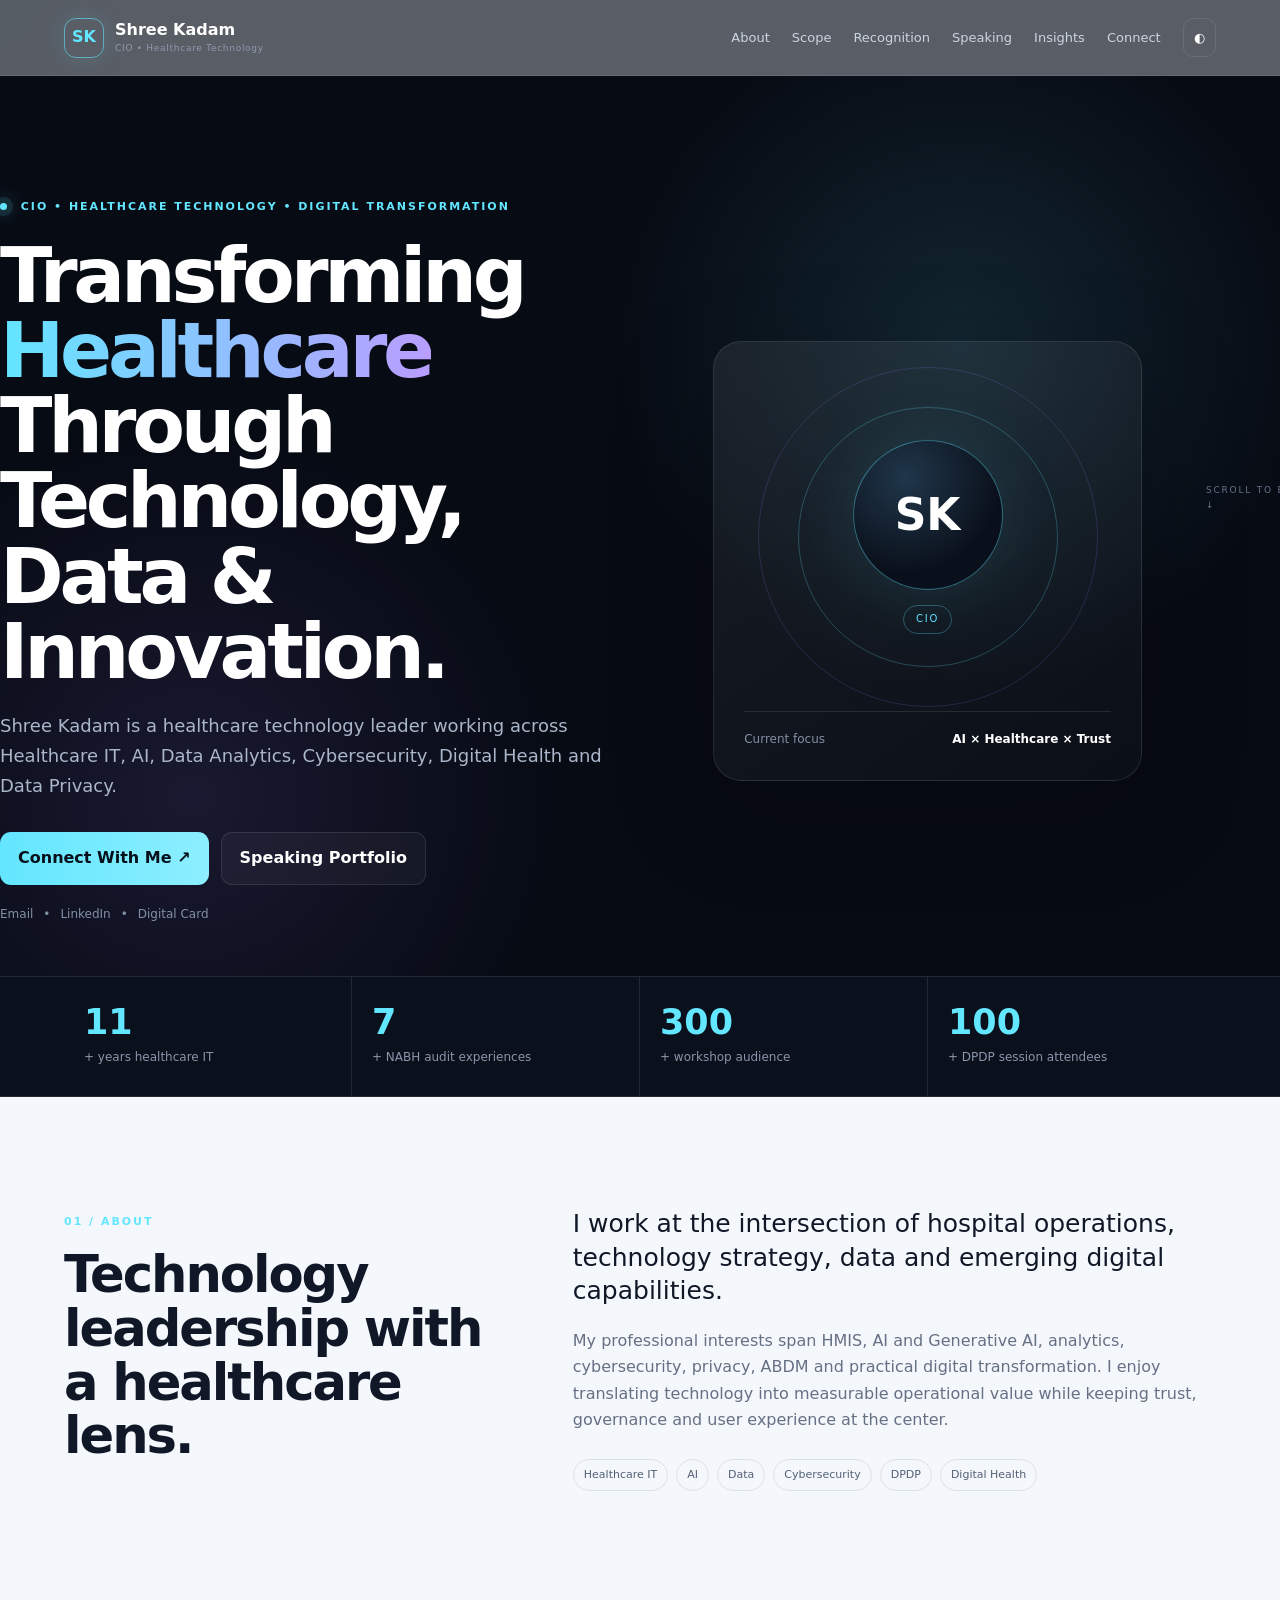
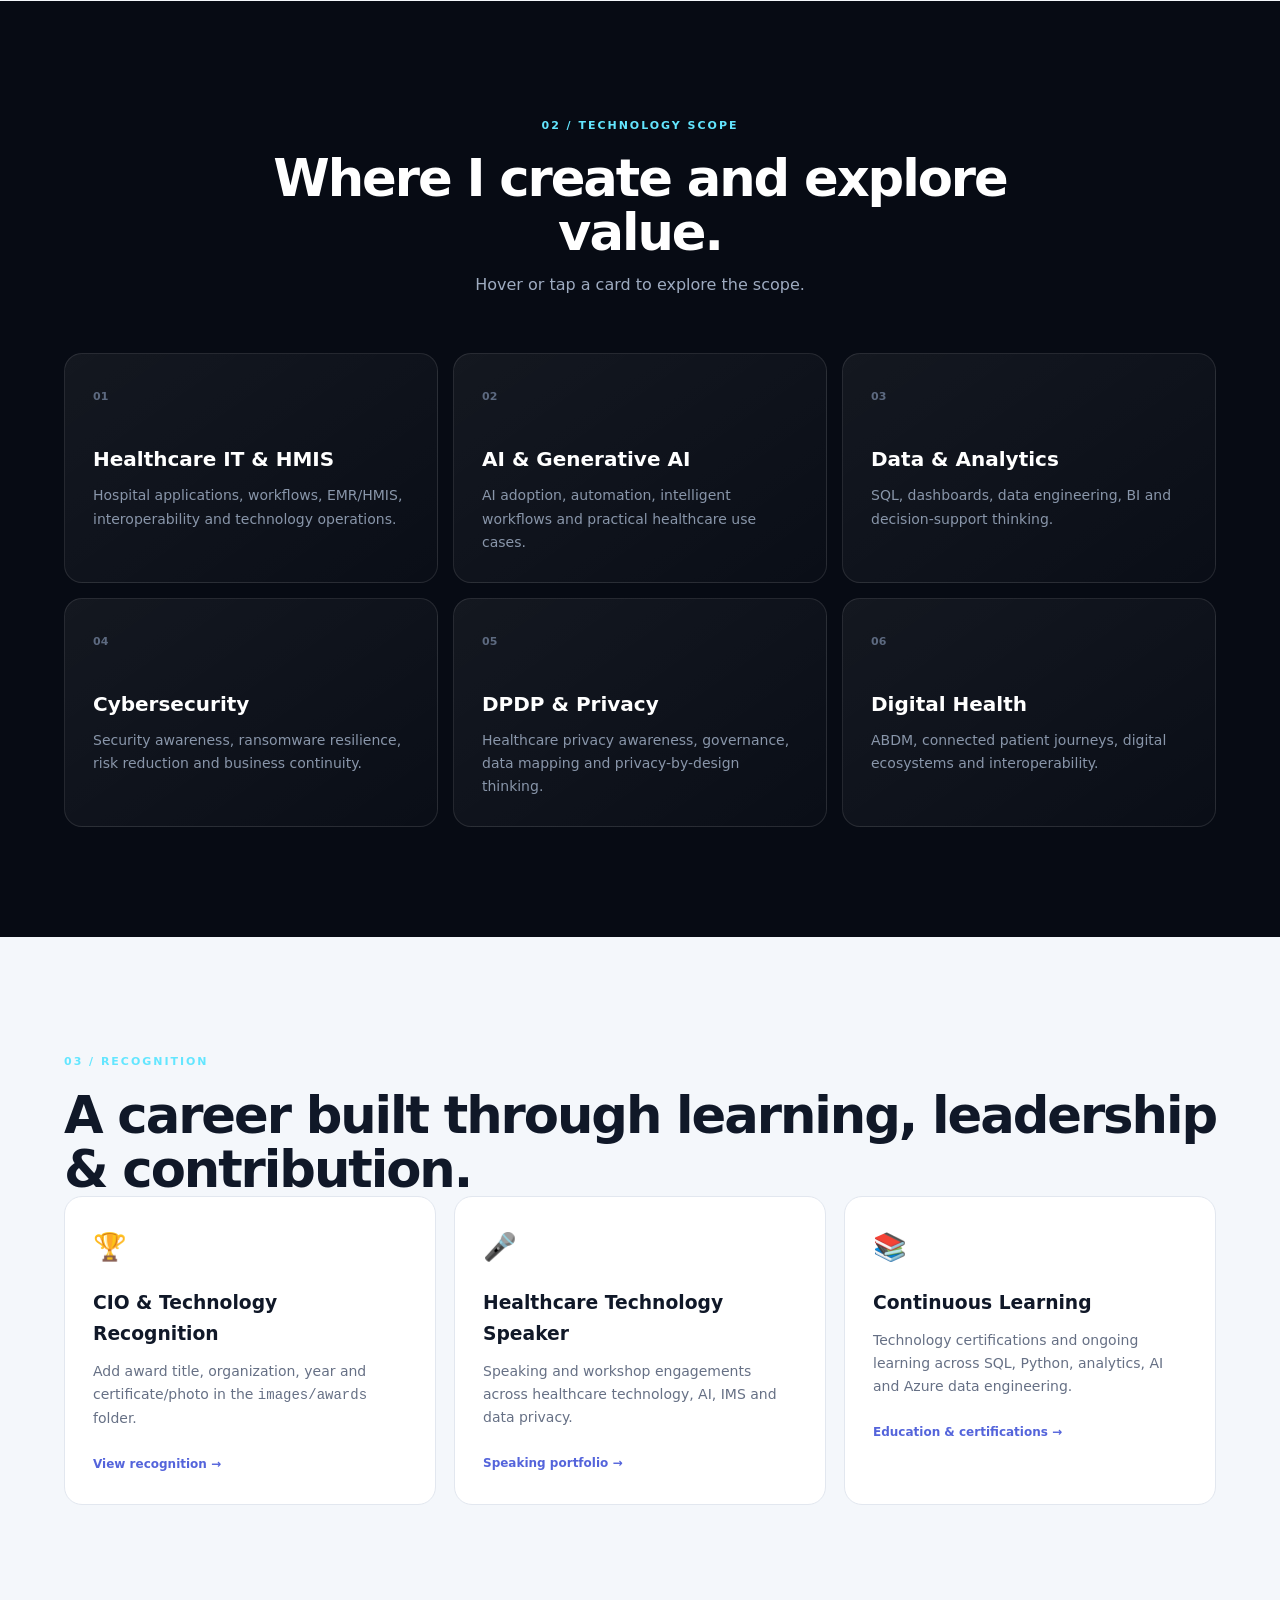
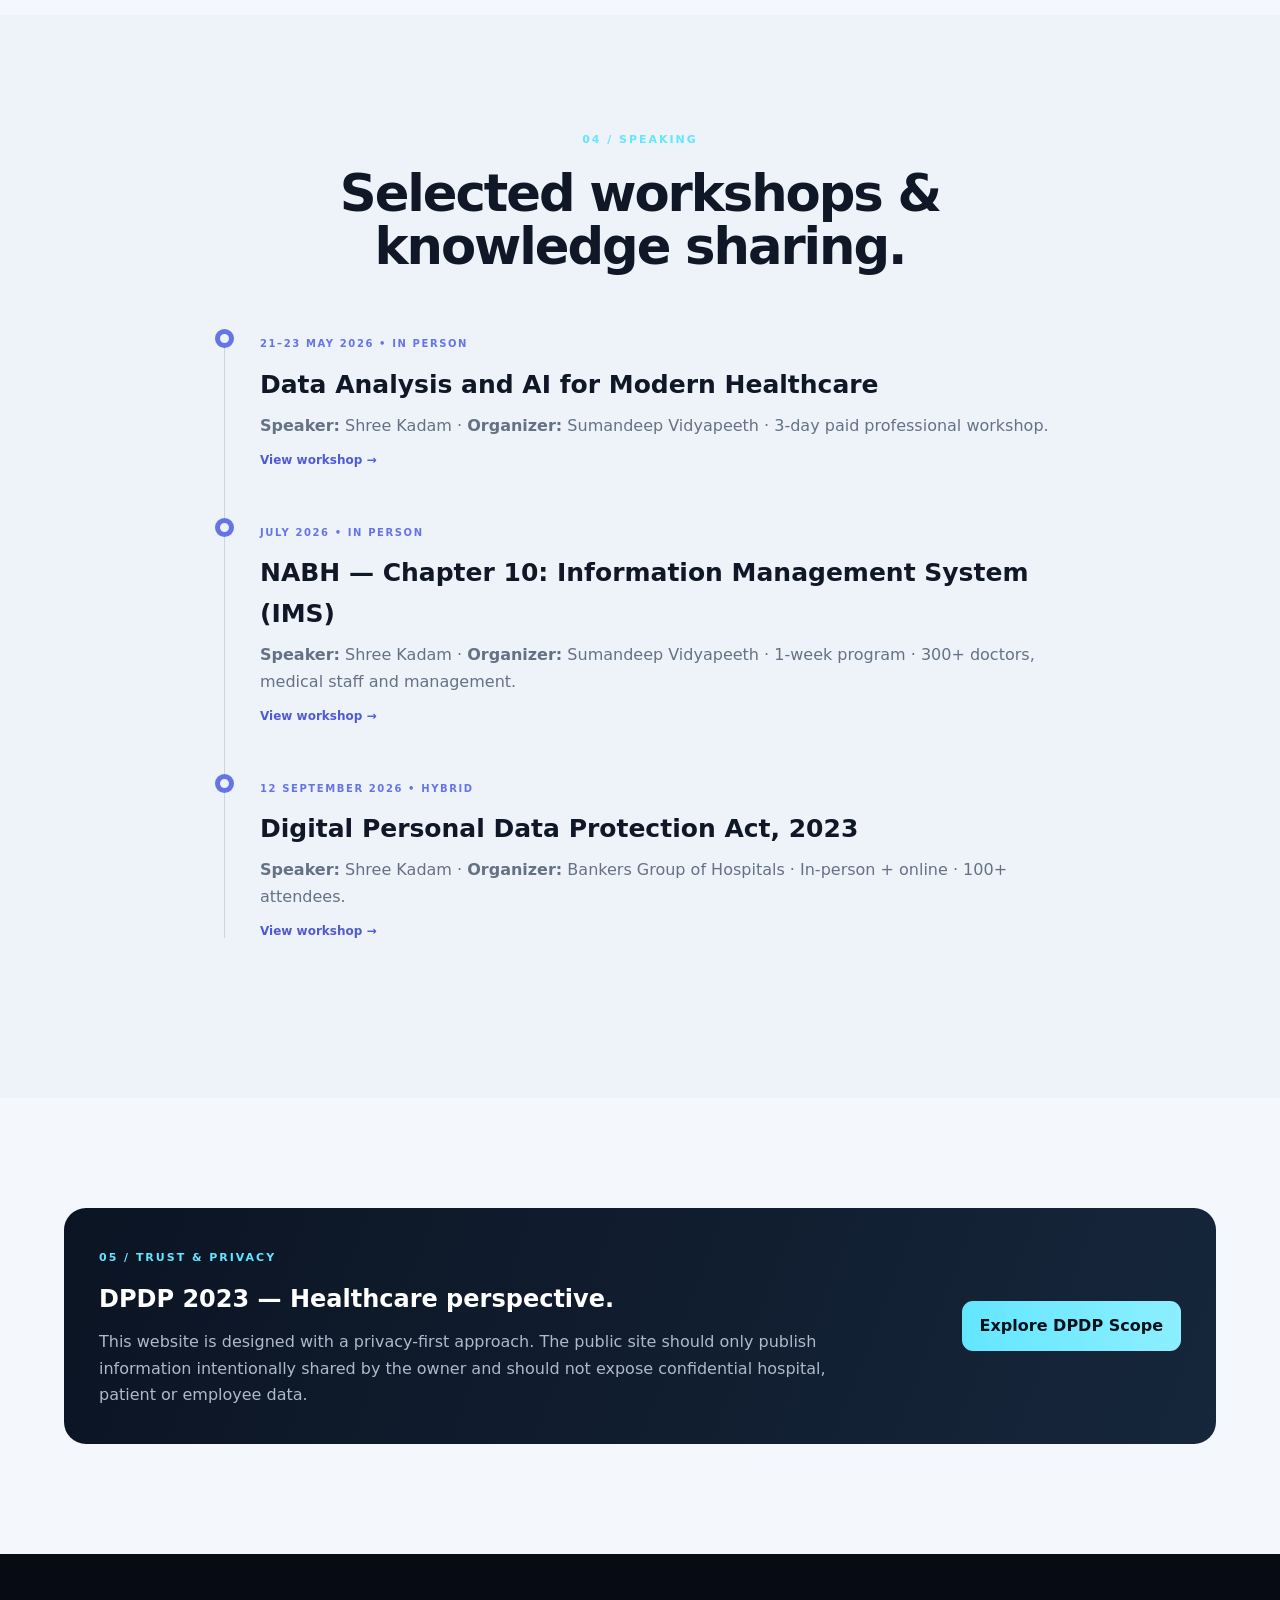
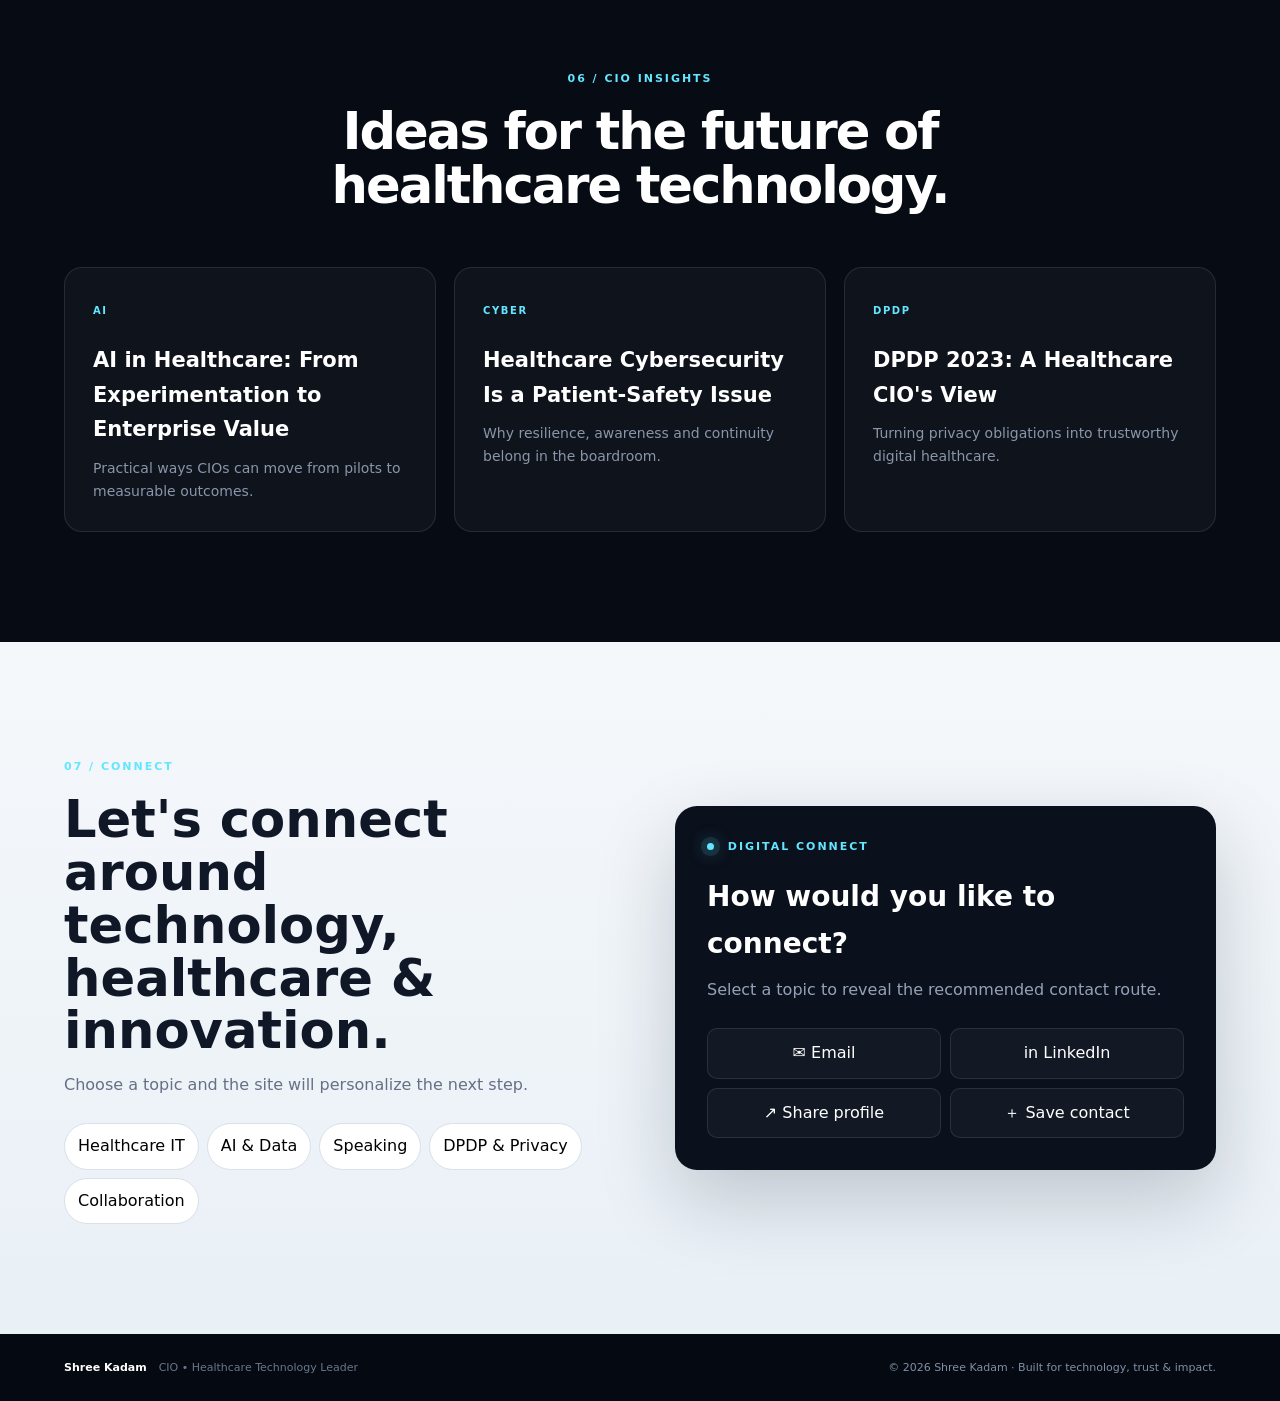
<file: index.html>
<!DOCTYPE html>
<html lang="en">
<head>
  <meta charset="UTF-8">
  <meta name="viewport" content="width=device-width, initial-scale=1.0">
  <title>Shree Kadam | CIO & Healthcare Technology Leader</title>
  <meta name="description" content="Shree Kadam — CIO and Healthcare Technology Leader focused on healthcare IT, AI, data, cybersecurity, digital health and data privacy.">
  <meta name="author" content="Shree Kadam">
  <meta property="og:title" content="Shree Kadam | CIO & Healthcare Technology Leader">
  <meta property="og:description" content="Healthcare IT • AI • Data • Cybersecurity • Digital Health • Privacy">
  <meta property="og:type" content="website">
  <meta property="og:url" content="https://shreekadamit.github.io/">
  <link rel="stylesheet" href="css/style.css">
</head>
<body>
<div class="cursor-glow"></div>

<header class="site-header">
  <a class="brand" href="index.html">
    <span class="brand-mark">SK</span>
    <span><strong>Shree Kadam</strong><small>CIO • Healthcare Technology</small></span>
  </a>
  <button class="menu-toggle" aria-label="Open menu">☰</button>
  <nav class="nav">
    <a href="#about">About</a>
    <a href="#scope">Scope</a>
    <a href="#recognition">Recognition</a>
    <a href="#speaking">Speaking</a>
    <a href="#insights">Insights</a>
    <a href="#contact">Connect</a>
    <button id="themeToggle" class="icon-btn" aria-label="Toggle theme">◐</button>
  </nav>
</header>

<main>
<section class="hero">
  <div class="grid-bg"></div>
  <div class="container hero-grid">
    <div class="hero-copy reveal">
      <div class="eyebrow"><span class="pulse"></span> CIO • Healthcare Technology • Digital Transformation</div>
      <h1>Transforming <span>Healthcare</span> Through Technology, Data & Innovation.</h1>
      <p class="hero-text">Shree Kadam is a healthcare technology leader working across Healthcare IT, AI, Data Analytics, Cybersecurity, Digital Health and Data Privacy.</p>
      <div class="hero-actions">
        <a class="btn btn-primary" href="#contact">Connect With Me ↗</a>
        <a class="btn btn-ghost" href="speaking.html">Speaking Portfolio</a>
      </div>
      <div class="micro-links">
        <a href="mailto:shree.kadam03@gmail.com">Email</a>
        <span>•</span><a href="https://www.linkedin.com/in/shree-kadam-it" target="_blank" rel="noopener">LinkedIn</a>
        <span>•</span><a href="#contact">Digital Card</a>
      </div>
    </div>
    <div class="hero-panel reveal delay-1">
      <div class="profile-orbit">
        <div class="orbit orbit-a"></div><div class="orbit orbit-b"></div>
        <div class="profile-core">
          <div class="avatar-placeholder">SK</div>
          <span>CIO</span>
        </div>
      </div>
      <div class="hero-panel-bottom">
        <span>Current focus</span>
        <strong>AI × Healthcare × Trust</strong>
      </div>
    </div>
  </div>
  <div class="scroll-cue">SCROLL TO EXPLORE ↓</div>
</section>

<section class="stats-strip">
  <div class="container stats-grid">
    <div><strong data-count="11">0</strong><span>+ years healthcare IT</span></div>
    <div><strong data-count="7">0</strong><span>+ NABH audit experiences</span></div>
    <div><strong data-count="300">0</strong><span>+ workshop audience</span></div>
    <div><strong data-count="100">0</strong><span>+ DPDP session attendees</span></div>
  </div>
</section>

<section id="about" class="section">
  <div class="container two-col">
    <div class="section-heading reveal">
      <span class="kicker">01 / ABOUT</span>
      <h2>Technology leadership with a healthcare lens.</h2>
    </div>
    <div class="reveal">
      <p class="lead">I work at the intersection of hospital operations, technology strategy, data and emerging digital capabilities.</p>
      <p>My professional interests span HMIS, AI and Generative AI, analytics, cybersecurity, privacy, ABDM and practical digital transformation. I enjoy translating technology into measurable operational value while keeping trust, governance and user experience at the center.</p>
      <div class="tag-row">
        <span>Healthcare IT</span><span>AI</span><span>Data</span><span>Cybersecurity</span><span>DPDP</span><span>Digital Health</span>
      </div>
    </div>
  </div>
</section>

<section id="scope" class="section section-dark">
  <div class="container">
    <div class="section-heading centered reveal">
      <span class="kicker">02 / TECHNOLOGY SCOPE</span>
      <h2>Where I create and explore value.</h2>
      <p>Hover or tap a card to explore the scope.</p>
    </div>
    <div class="scope-grid">
      <article class="scope-card reveal"><b>01</b><h3>Healthcare IT & HMIS</h3><p>Hospital applications, workflows, EMR/HMIS, interoperability and technology operations.</p></article>
      <article class="scope-card reveal"><b>02</b><h3>AI & Generative AI</h3><p>AI adoption, automation, intelligent workflows and practical healthcare use cases.</p></article>
      <article class="scope-card reveal"><b>03</b><h3>Data & Analytics</h3><p>SQL, dashboards, data engineering, BI and decision-support thinking.</p></article>
      <article class="scope-card reveal"><b>04</b><h3>Cybersecurity</h3><p>Security awareness, ransomware resilience, risk reduction and business continuity.</p></article>
      <article class="scope-card reveal"><b>05</b><h3>DPDP & Privacy</h3><p>Healthcare privacy awareness, governance, data mapping and privacy-by-design thinking.</p></article>
      <article class="scope-card reveal"><b>06</b><h3>Digital Health</h3><p>ABDM, connected patient journeys, digital ecosystems and interoperability.</p></article>
    </div>
  </div>
</section>

<section id="recognition" class="section">
  <div class="container">
    <div class="section-heading reveal"><span class="kicker">03 / RECOGNITION</span><h2>A career built through learning, leadership & contribution.</h2></div>
    <div class="cards-3">
      <article class="glass-card reveal"><div class="card-icon">🏆</div><h3>CIO & Technology Recognition</h3><p>Add award title, organization, year and certificate/photo in the <code>images/awards</code> folder.</p><a href="awards.html">View recognition →</a></article>
      <article class="glass-card reveal"><div class="card-icon">🎤</div><h3>Healthcare Technology Speaker</h3><p>Speaking and workshop engagements across healthcare technology, AI, IMS and data privacy.</p><a href="speaking.html">Speaking portfolio →</a></article>
      <article class="glass-card reveal"><div class="card-icon">📚</div><h3>Continuous Learning</h3><p>Technology certifications and ongoing learning across SQL, Python, analytics, AI and Azure data engineering.</p><a href="certifications.html">Education & certifications →</a></article>
    </div>
  </div>
</section>

<section id="speaking" class="section section-soft">
  <div class="container">
    <div class="section-heading centered reveal"><span class="kicker">04 / SPEAKING</span><h2>Selected workshops & knowledge sharing.</h2></div>
    <div class="timeline">
      <article class="timeline-item reveal"><div class="timeline-dot"></div><div><span class="date">21–23 MAY 2026 • IN PERSON</span><h3>Data Analysis and AI for Modern Healthcare</h3><p><strong>Speaker:</strong> Shree Kadam · <strong>Organizer:</strong> Sumandeep Vidyapeeth · 3-day paid professional workshop.</p><a href="speaking.html">View workshop →</a></div></article>
      <article class="timeline-item reveal"><div class="timeline-dot"></div><div><span class="date">JULY 2026 • IN PERSON</span><h3>NABH — Chapter 10: Information Management System (IMS)</h3><p><strong>Speaker:</strong> Shree Kadam · <strong>Organizer:</strong> Sumandeep Vidyapeeth · 1-week program · 300+ doctors, medical staff and management.</p><a href="speaking.html">View workshop →</a></div></article>
      <article class="timeline-item reveal"><div class="timeline-dot"></div><div><span class="date">12 SEPTEMBER 2026 • HYBRID</span><h3>Digital Personal Data Protection Act, 2023</h3><p><strong>Speaker:</strong> Shree Kadam · <strong>Organizer:</strong> Bankers Group of Hospitals · In-person + online · 100+ attendees.</p><a href="speaking.html">View workshop →</a></div></article>
    </div>
  </div>
</section>

<section class="section">
  <div class="container privacy-banner reveal">
    <div><span class="kicker">05 / TRUST & PRIVACY</span><h2>DPDP 2023 — Healthcare perspective.</h2><p>This website is designed with a privacy-first approach. The public site should only publish information intentionally shared by the owner and should not expose confidential hospital, patient or employee data.</p></div>
    <a class="btn btn-primary" href="dpdp.html">Explore DPDP Scope</a>
  </div>
</section>

<section id="insights" class="section section-dark">
  <div class="container">
    <div class="section-heading centered reveal"><span class="kicker">06 / CIO INSIGHTS</span><h2>Ideas for the future of healthcare technology.</h2></div>
    <div class="insight-grid">
      <a class="insight-card reveal" href="insights.html#ai"><span>AI</span><h3>AI in Healthcare: From Experimentation to Enterprise Value</h3><p>Practical ways CIOs can move from pilots to measurable outcomes.</p></a>
      <a class="insight-card reveal" href="insights.html#cyber"><span>CYBER</span><h3>Healthcare Cybersecurity Is a Patient-Safety Issue</h3><p>Why resilience, awareness and continuity belong in the boardroom.</p></a>
      <a class="insight-card reveal" href="insights.html#privacy"><span>DPDP</span><h3>DPDP 2023: A Healthcare CIO's View</h3><p>Turning privacy obligations into trustworthy digital healthcare.</p></a>
    </div>
  </div>
</section>

<section id="contact" class="section contact-section">
  <div class="container contact-grid">
    <div class="reveal">
      <span class="kicker">07 / CONNECT</span>
      <h2>Let's connect around technology, healthcare & innovation.</h2>
      <p>Choose a topic and the site will personalize the next step.</p>
      <div class="connect-options">
        <button data-topic="Healthcare IT">Healthcare IT</button><button data-topic="AI & Data">AI & Data</button><button data-topic="Speaking">Speaking</button><button data-topic="DPDP & Privacy">DPDP & Privacy</button><button data-topic="Collaboration">Collaboration</button>
      </div>
    </div>
    <div class="connect-card reveal delay-1">
      <div class="ai-label"><span class="pulse"></span> DIGITAL CONNECT</div>
      <h3 id="connectTitle">How would you like to connect?</h3>
      <p id="connectText">Select a topic to reveal the recommended contact route.</p>
      <div id="contactActions" class="contact-actions">
        <a href="mailto:shree.kadam03@gmail.com">✉ Email</a>
        <a href="https://www.linkedin.com/in/shree-kadam-it" target="_blank" rel="noopener">in LinkedIn</a>
        <button id="shareBtn">↗ Share profile</button>
        <a href="assets/shree-kadam.vcf" download>＋ Save contact</a>
      </div>
    </div>
  </div>
</section>
</main>

<footer><div class="container footer-grid"><div><strong>Shree Kadam</strong><span>CIO • Healthcare Technology Leader</span></div><div>© 2026 Shree Kadam · Built for technology, trust & impact.</div></div></footer>

<script src="js/main.js"></script>
</body>
</html>
</file>
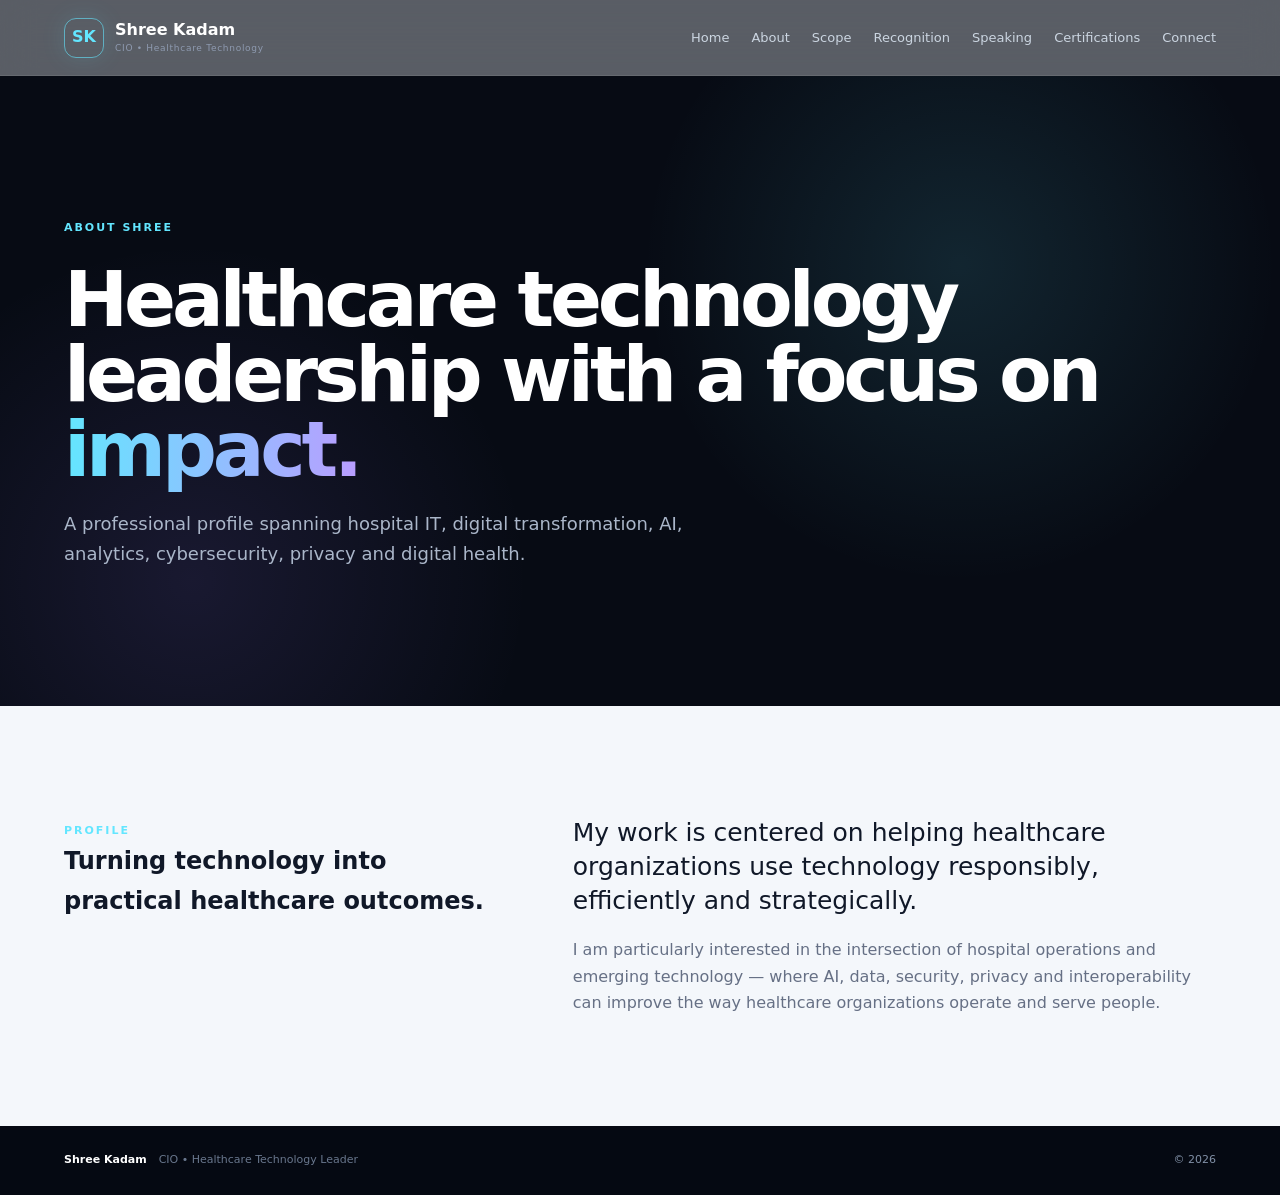
<file: about.html>
<!doctype html><html lang="en"><head><meta charset="utf-8"><meta name="viewport" content="width=device-width,initial-scale=1"><title>About | Shree Kadam</title><meta name="description" content="About Shree Kadam, CIO and healthcare technology leader."><link rel="stylesheet" href="css/style.css"></head><body><header class="site-header"><a class="brand" href="index.html"><span class="brand-mark">SK</span><span><strong>Shree Kadam</strong><small>CIO • Healthcare Technology</small></span></a><nav class="nav open"><a href="index.html">Home</a><a href="about.html">About</a><a href="expertise.html">Scope</a><a href="awards.html">Recognition</a><a href="speaking.html">Speaking</a><a href="certifications.html">Certifications</a><a href="contact.html">Connect</a></nav></header><main><section class="hero" style="min-height:70vh"><div class="container hero-copy"><span class="kicker">ABOUT SHREE</span><h1>Healthcare technology leadership with a focus on <span>impact.</span></h1><p class="hero-text">A professional profile spanning hospital IT, digital transformation, AI, analytics, cybersecurity, privacy and digital health.</p></div></section><section class="section"><div class="container two-col"><div><span class="kicker">PROFILE</span><h2>Turning technology into practical healthcare outcomes.</h2></div><div><p class="lead">My work is centered on helping healthcare organizations use technology responsibly, efficiently and strategically.</p><p>I am particularly interested in the intersection of hospital operations and emerging technology — where AI, data, security, privacy and interoperability can improve the way healthcare organizations operate and serve people.</p></div></div></section></main><footer><div class="container footer-grid"><div><strong>Shree Kadam</strong><span>CIO • Healthcare Technology Leader</span></div><div>© 2026</div></div></footer><script src="js/main.js"></script></body></html>
</file>
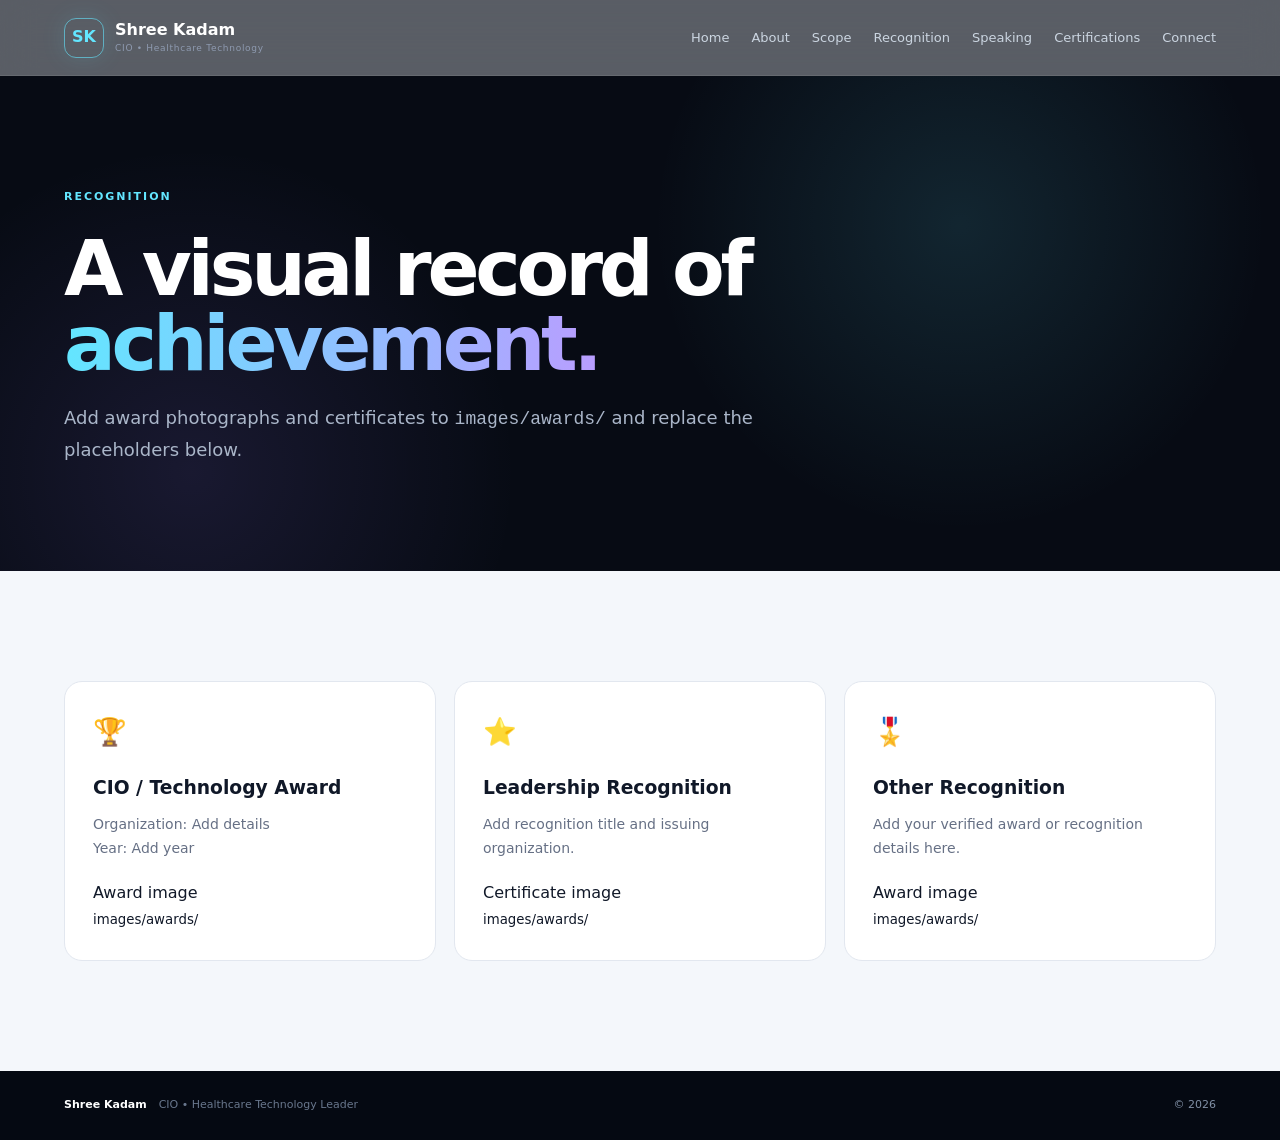
<file: awards.html>
<!doctype html><html lang="en"><head><meta charset="utf-8"><meta name="viewport" content="width=device-width,initial-scale=1"><title>Awards & Recognition | Shree Kadam</title><link rel="stylesheet" href="css/style.css"></head><body><header class="site-header"><a class="brand" href="index.html"><span class="brand-mark">SK</span><span><strong>Shree Kadam</strong><small>CIO • Healthcare Technology</small></span></a><nav class="nav open"><a href="index.html">Home</a><a href="about.html">About</a><a href="expertise.html">Scope</a><a href="awards.html">Recognition</a><a href="speaking.html">Speaking</a><a href="certifications.html">Certifications</a><a href="contact.html">Connect</a></nav></header><main><section class="hero" style="min-height:55vh"><div class="container hero-copy"><span class="kicker">RECOGNITION</span><h1>A visual record of <span>achievement.</span></h1><p class="hero-text">Add award photographs and certificates to <code>images/awards/</code> and replace the placeholders below.</p></div></section><section class="section"><div class="container"><div class="cards-3"><article class="glass-card"><div class="card-icon">🏆</div><h3>CIO / Technology Award</h3><p>Organization: Add details<br>Year: Add year</p><div class="media-placeholder">Award image<br><small>images/awards/</small></div></article><article class="glass-card"><div class="card-icon">⭐</div><h3>Leadership Recognition</h3><p>Add recognition title and issuing organization.</p><div class="media-placeholder">Certificate image<br><small>images/awards/</small></div></article><article class="glass-card"><div class="card-icon">🎖️</div><h3>Other Recognition</h3><p>Add your verified award or recognition details here.</p><div class="media-placeholder">Award image<br><small>images/awards/</small></div></article></div></div></section></main><footer><div class="container footer-grid"><div><strong>Shree Kadam</strong><span>CIO • Healthcare Technology Leader</span></div><div>© 2026</div></div></footer><script src="js/main.js"></script></body></html>
</file>
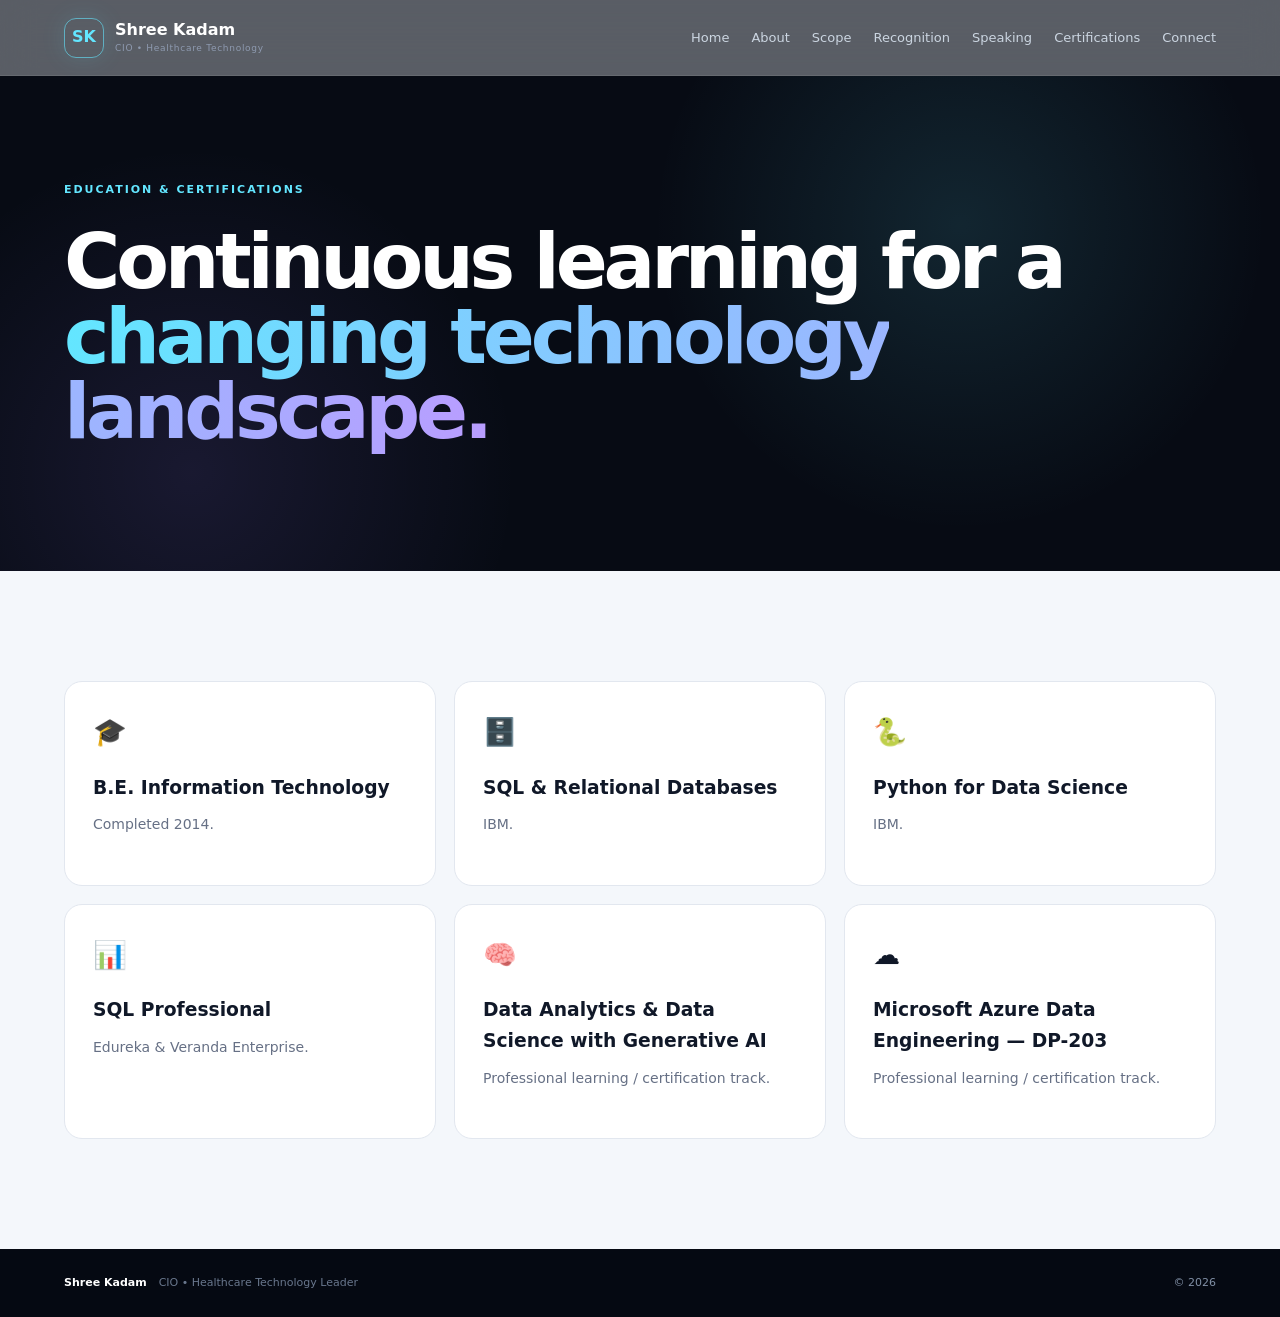
<file: certifications.html>
<!doctype html><html lang="en"><head><meta charset="utf-8"><meta name="viewport" content="width=device-width,initial-scale=1"><title>Education & Certifications | Shree Kadam</title><link rel="stylesheet" href="css/style.css"></head><body><header class="site-header"><a class="brand" href="index.html"><span class="brand-mark">SK</span><span><strong>Shree Kadam</strong><small>CIO • Healthcare Technology</small></span></a><nav class="nav open"><a href="index.html">Home</a><a href="about.html">About</a><a href="expertise.html">Scope</a><a href="awards.html">Recognition</a><a href="speaking.html">Speaking</a><a href="certifications.html">Certifications</a><a href="contact.html">Connect</a></nav></header><main><section class="hero" style="min-height:55vh"><div class="container hero-copy"><span class="kicker">EDUCATION & CERTIFICATIONS</span><h1>Continuous learning for a <span>changing technology landscape.</span></h1></div></section><section class="section"><div class="container cards-3"><article class="glass-card"><div class="card-icon">🎓</div><h3>B.E. Information Technology</h3><p>Completed 2014.</p></article><article class="glass-card"><div class="card-icon">🗄️</div><h3>SQL & Relational Databases</h3><p>IBM.</p></article><article class="glass-card"><div class="card-icon">🐍</div><h3>Python for Data Science</h3><p>IBM.</p></article><article class="glass-card"><div class="card-icon">📊</div><h3>SQL Professional</h3><p>Edureka & Veranda Enterprise.</p></article><article class="glass-card"><div class="card-icon">🧠</div><h3>Data Analytics & Data Science with Generative AI</h3><p>Professional learning / certification track.</p></article><article class="glass-card"><div class="card-icon">☁️</div><h3>Microsoft Azure Data Engineering — DP-203</h3><p>Professional learning / certification track.</p></article></div></section></main><footer><div class="container footer-grid"><div><strong>Shree Kadam</strong><span>CIO • Healthcare Technology Leader</span></div><div>© 2026</div></div></footer><script src="js/main.js"></script></body></html>
</file>
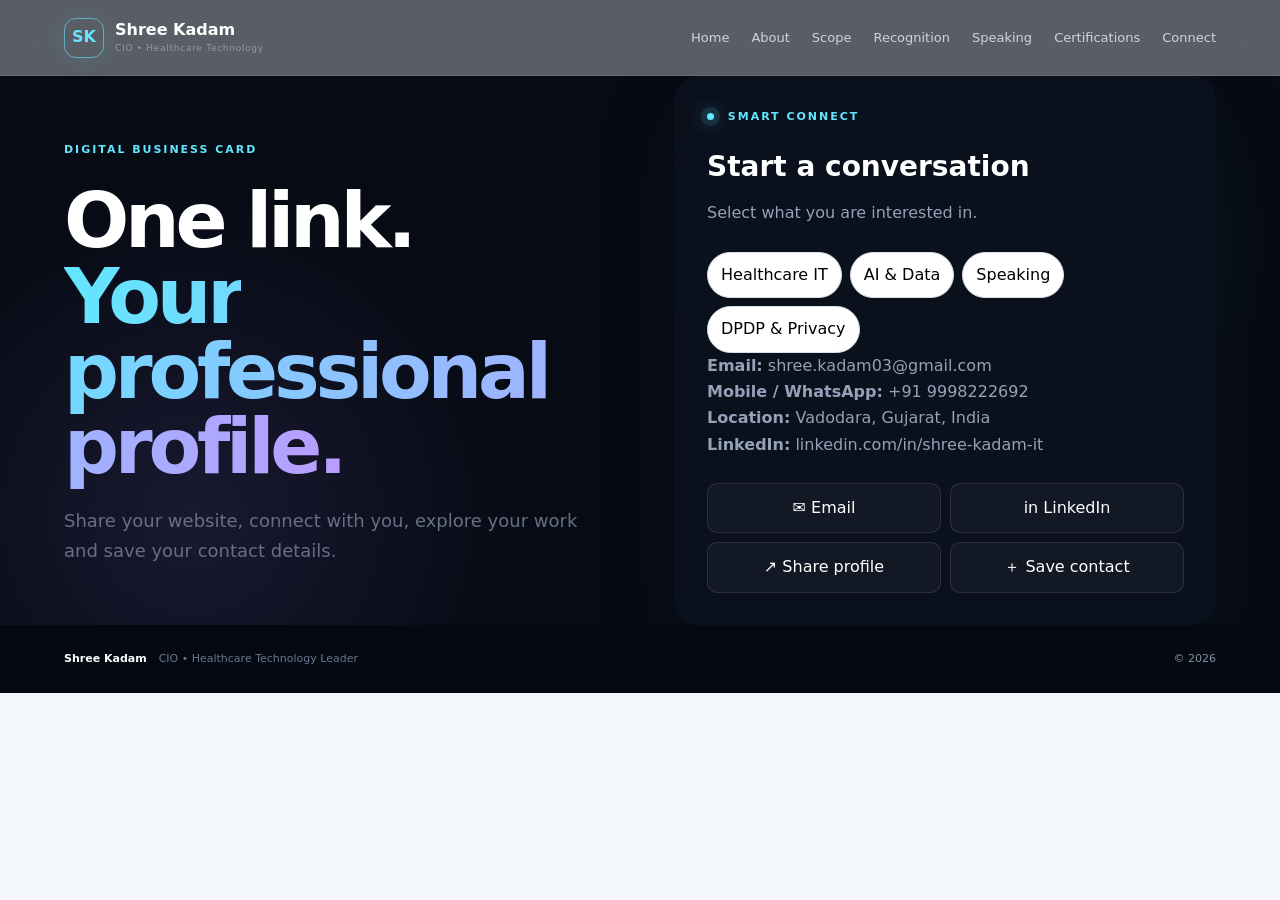
<file: contact.html>
<!doctype html><html lang="en"><head><meta charset="utf-8"><meta name="viewport" content="width=device-width,initial-scale=1"><title>Connect | Shree Kadam</title><link rel="stylesheet" href="css/style.css"></head><body><header class="site-header"><a class="brand" href="index.html"><span class="brand-mark">SK</span><span><strong>Shree Kadam</strong><small>CIO • Healthcare Technology</small></span></a><nav class="nav open"><a href="index.html">Home</a><a href="about.html">About</a><a href="expertise.html">Scope</a><a href="awards.html">Recognition</a><a href="speaking.html">Speaking</a><a href="certifications.html">Certifications</a><a href="contact.html">Connect</a></nav></header><main><section class="hero" style="min-height:60vh"><div class="container contact-grid"><div><span class="kicker">DIGITAL BUSINESS CARD</span><h1>One link. <span>Your professional profile.</span></h1><p class="hero-text">Share your website, connect with you, explore your work and save your contact details.</p></div><div class="connect-card"><div class="ai-label"><span class="pulse"></span> SMART CONNECT</div><h3>Start a conversation</h3><p>Select what you are interested in.</p><div class="connect-options"><button data-topic="Healthcare IT">Healthcare IT</button><button data-topic="AI & Data">AI & Data</button><button data-topic="Speaking">Speaking</button><button data-topic="DPDP & Privacy">DPDP & Privacy</button></div><div class="contact-details"><p><strong>Email:</strong> <a href="mailto:shree.kadam03@gmail.com">shree.kadam03@gmail.com</a></p><p><strong>Mobile / WhatsApp:</strong> <a href="https://wa.me/919998222692" target="_blank" rel="noopener">+91 9998222692</a></p><p><strong>Location:</strong> Vadodara, Gujarat, India</p><p><strong>LinkedIn:</strong> <a href="https://www.linkedin.com/in/shree-kadam-it" target="_blank" rel="noopener">linkedin.com/in/shree-kadam-it</a></p></div><div class="contact-actions"><a href="mailto:shree.kadam03@gmail.com">✉ Email</a><a href="https://www.linkedin.com/in/shree-kadam-it" target="_blank" rel="noopener">in LinkedIn</a><button id="shareBtn">↗ Share profile</button><a href="assets/shree-kadam.vcf" download>＋ Save contact</a></div></div></div></section></main><footer><div class="container footer-grid"><div><strong>Shree Kadam</strong><span>CIO • Healthcare Technology Leader</span></div><div>© 2026</div></div></footer><script src="js/main.js"></script></body></html>
</file>
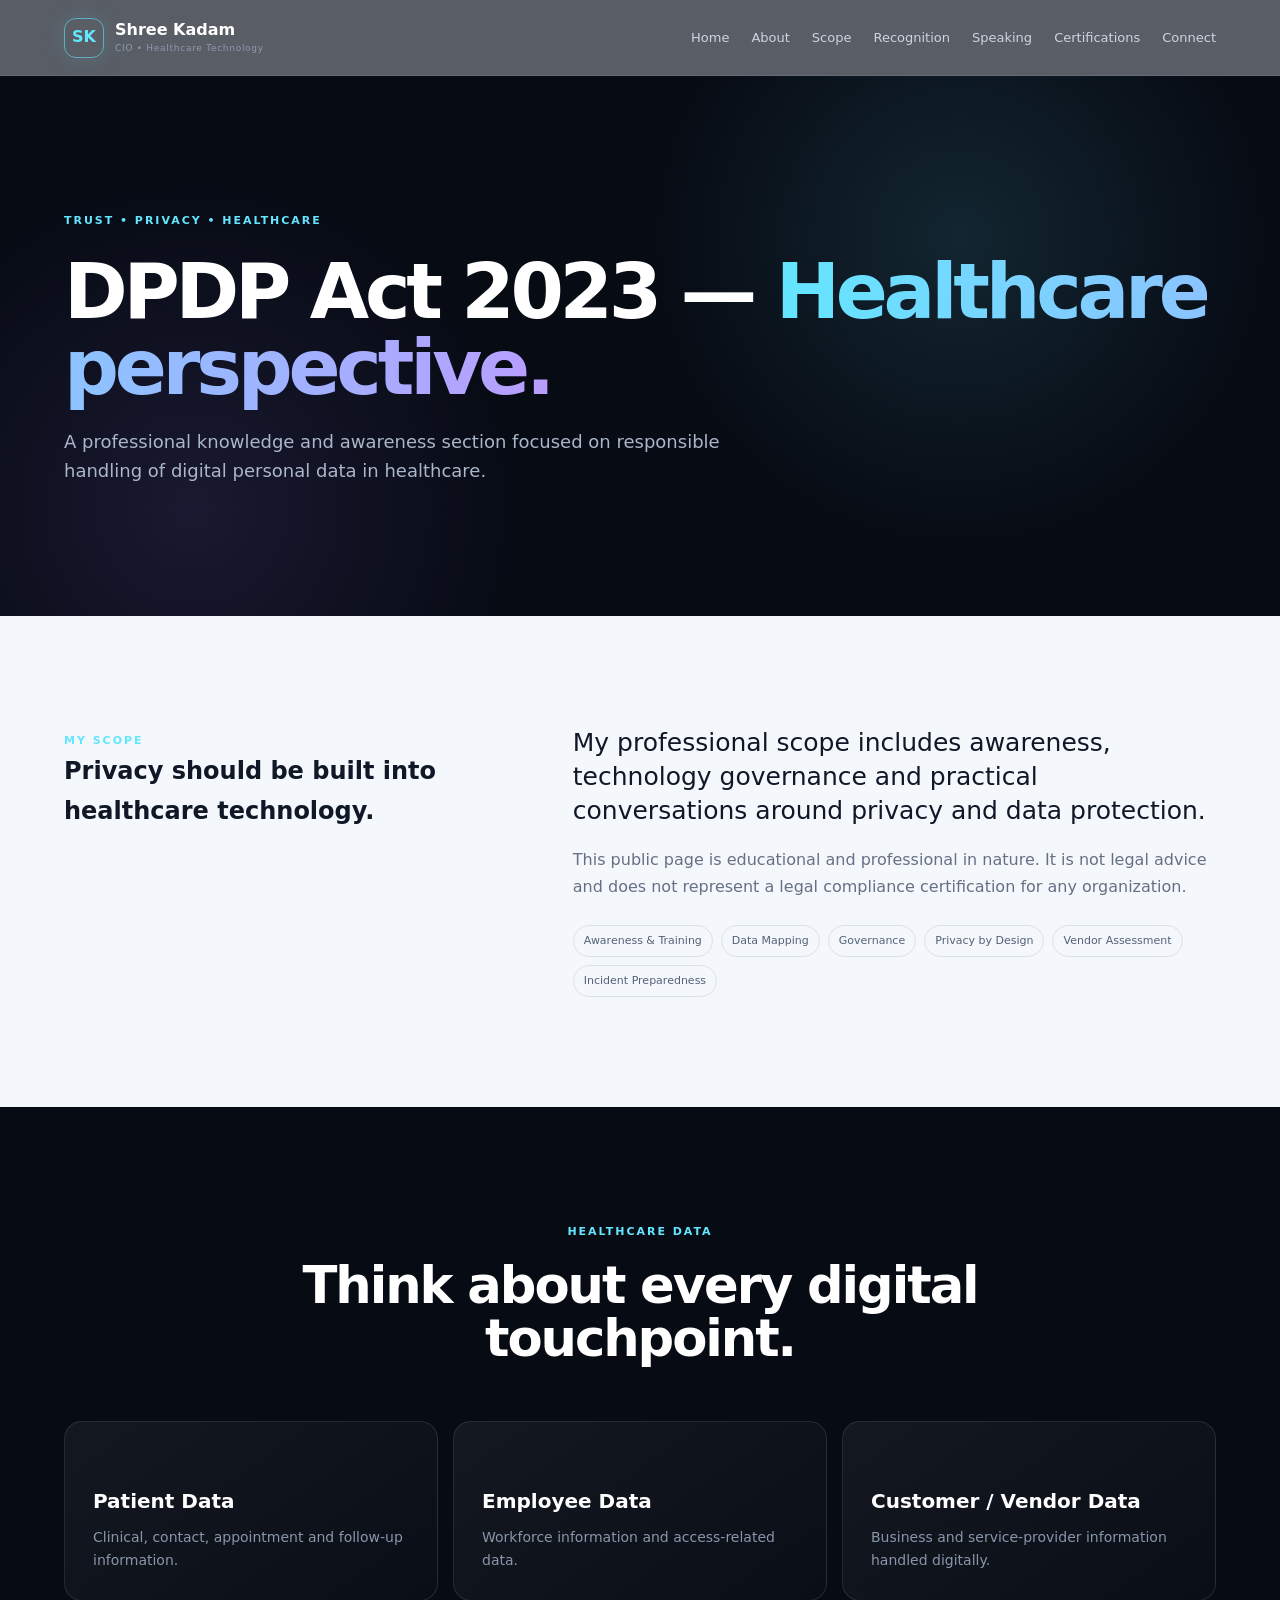
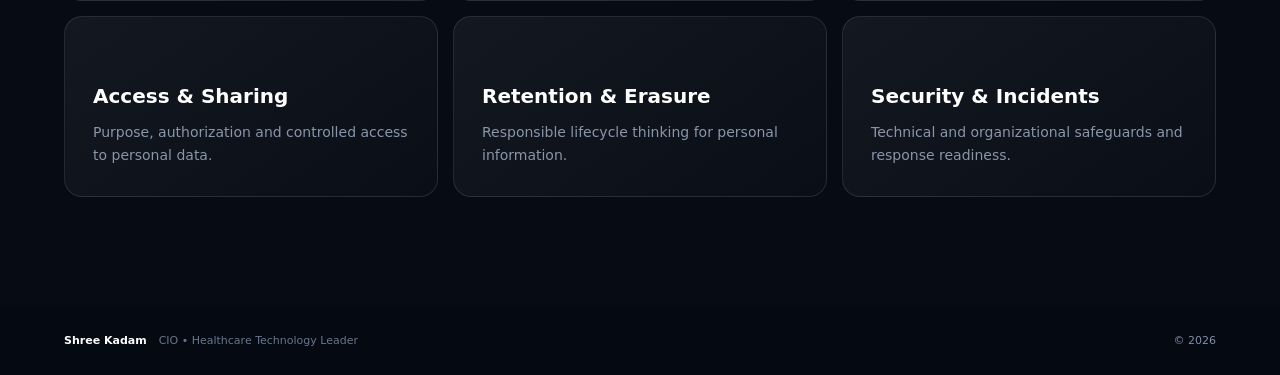
<file: dpdp.html>
<!doctype html><html lang="en"><head><meta charset="utf-8"><meta name="viewport" content="width=device-width,initial-scale=1"><title>DPDP Act 2023 | Shree Kadam</title><meta name="description" content="DPDP Act 2023 and healthcare privacy perspective — Shree Kadam."><link rel="stylesheet" href="css/style.css"></head><body><header class="site-header"><a class="brand" href="index.html"><span class="brand-mark">SK</span><span><strong>Shree Kadam</strong><small>CIO • Healthcare Technology</small></span></a><nav class="nav open"><a href="index.html">Home</a><a href="about.html">About</a><a href="expertise.html">Scope</a><a href="awards.html">Recognition</a><a href="speaking.html">Speaking</a><a href="certifications.html">Certifications</a><a href="contact.html">Connect</a></nav></header><main><section class="hero" style="min-height:60vh"><div class="container hero-copy"><span class="kicker">TRUST • PRIVACY • HEALTHCARE</span><h1>DPDP Act 2023 — <span>Healthcare perspective.</span></h1><p class="hero-text">A professional knowledge and awareness section focused on responsible handling of digital personal data in healthcare.</p></div></section><section class="section"><div class="container two-col"><div><span class="kicker">MY SCOPE</span><h2>Privacy should be built into healthcare technology.</h2></div><div><p class="lead">My professional scope includes awareness, technology governance and practical conversations around privacy and data protection.</p><p>This public page is educational and professional in nature. It is not legal advice and does not represent a legal compliance certification for any organization.</p><div class="tag-row"><span>Awareness & Training</span><span>Data Mapping</span><span>Governance</span><span>Privacy by Design</span><span>Vendor Assessment</span><span>Incident Preparedness</span></div></div></div></section><section class="section section-dark"><div class="container"><div class="section-heading centered"><span class="kicker">HEALTHCARE DATA</span><h2>Think about every digital touchpoint.</h2></div><div class="scope-grid"><article class="scope-card"><h3>Patient Data</h3><p>Clinical, contact, appointment and follow-up information.</p></article><article class="scope-card"><h3>Employee Data</h3><p>Workforce information and access-related data.</p></article><article class="scope-card"><h3>Customer / Vendor Data</h3><p>Business and service-provider information handled digitally.</p></article><article class="scope-card"><h3>Access & Sharing</h3><p>Purpose, authorization and controlled access to personal data.</p></article><article class="scope-card"><h3>Retention & Erasure</h3><p>Responsible lifecycle thinking for personal information.</p></article><article class="scope-card"><h3>Security & Incidents</h3><p>Technical and organizational safeguards and response readiness.</p></article></div></div></section></main><footer><div class="container footer-grid"><div><strong>Shree Kadam</strong><span>CIO • Healthcare Technology Leader</span></div><div>© 2026</div></div></footer><script src="js/main.js"></script></body></html>
</file>
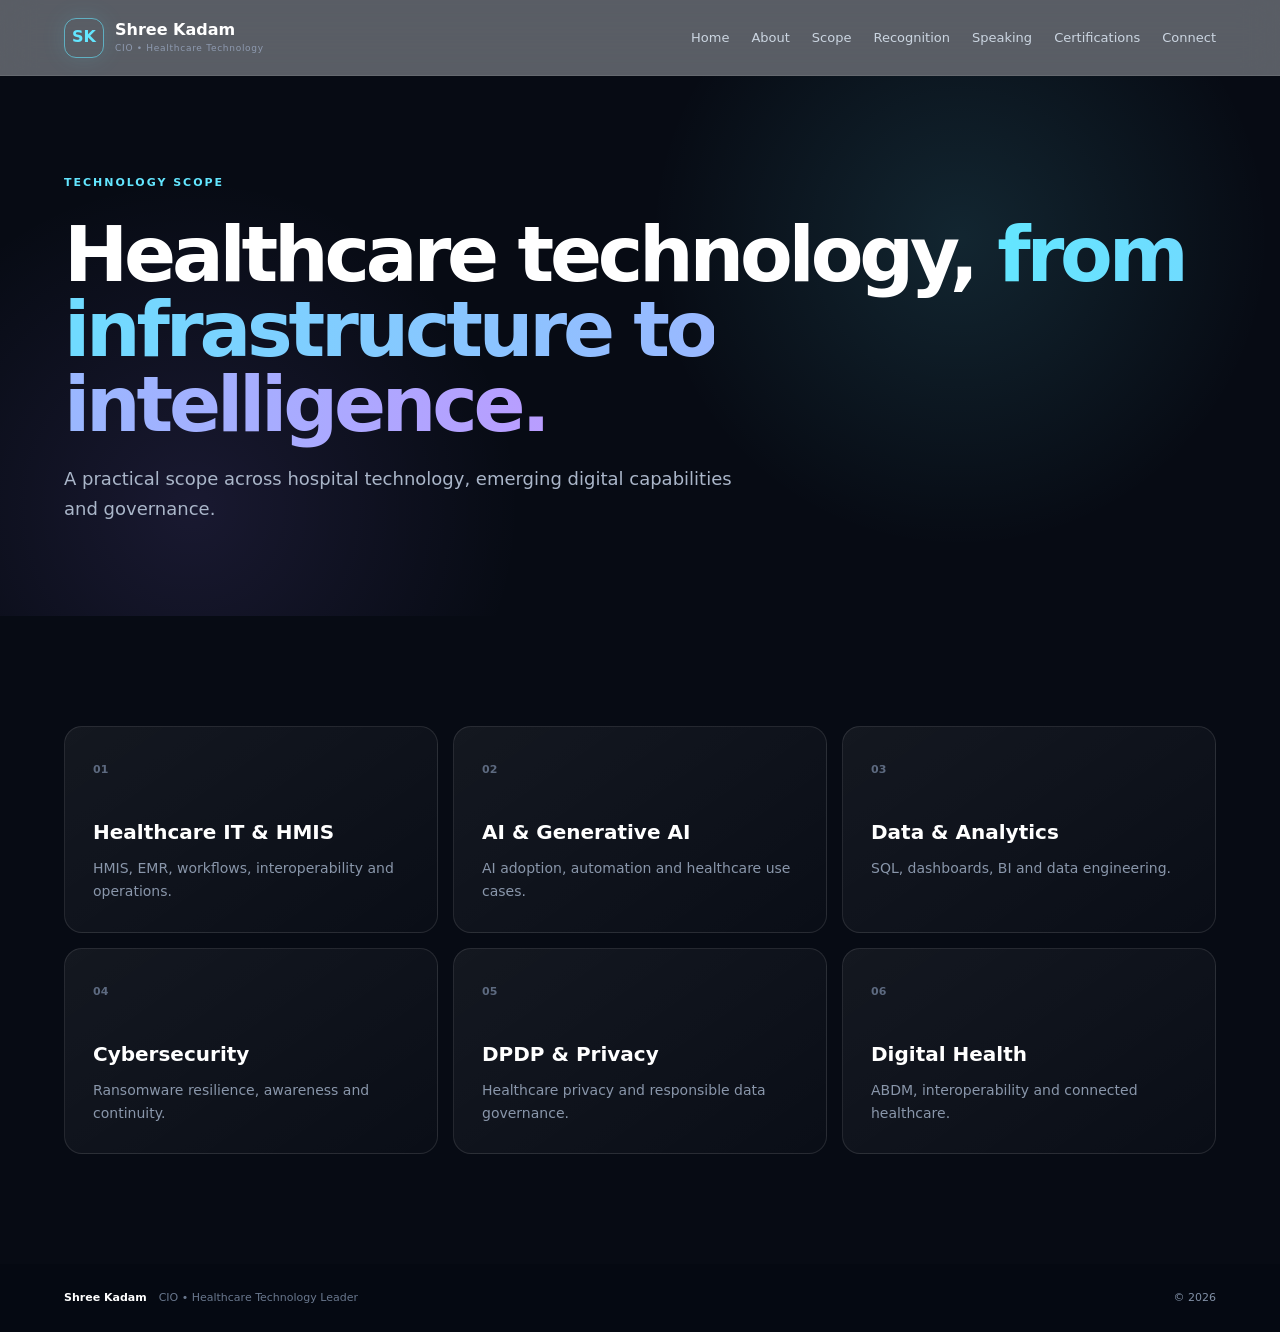
<file: expertise.html>
<!doctype html><html lang="en"><head><meta charset="utf-8"><meta name="viewport" content="width=device-width,initial-scale=1"><title>Technology Scope | Shree Kadam</title><link rel="stylesheet" href="css/style.css"></head><body><header class="site-header"><a class="brand" href="index.html"><span class="brand-mark">SK</span><span><strong>Shree Kadam</strong><small>CIO • Healthcare Technology</small></span></a><nav class="nav open"><a href="index.html">Home</a><a href="about.html">About</a><a href="expertise.html">Scope</a><a href="awards.html">Recognition</a><a href="speaking.html">Speaking</a><a href="certifications.html">Certifications</a><a href="contact.html">Connect</a></nav></header><main><section class="hero" style="min-height:60vh"><div class="container hero-copy"><span class="kicker">TECHNOLOGY SCOPE</span><h1>Healthcare technology, <span>from infrastructure to intelligence.</span></h1><p class="hero-text">A practical scope across hospital technology, emerging digital capabilities and governance.</p></div></section><section class="section section-dark"><div class="container"><div class="scope-grid"><article class="scope-card reveal"><b>01</b><h3>Healthcare IT & HMIS</h3><p>HMIS, EMR, workflows, interoperability and operations.</p></article><article class="scope-card reveal"><b>02</b><h3>AI & Generative AI</h3><p>AI adoption, automation and healthcare use cases.</p></article><article class="scope-card reveal"><b>03</b><h3>Data & Analytics</h3><p>SQL, dashboards, BI and data engineering.</p></article><article class="scope-card reveal"><b>04</b><h3>Cybersecurity</h3><p>Ransomware resilience, awareness and continuity.</p></article><article class="scope-card reveal"><b>05</b><h3>DPDP & Privacy</h3><p>Healthcare privacy and responsible data governance.</p></article><article class="scope-card reveal"><b>06</b><h3>Digital Health</h3><p>ABDM, interoperability and connected healthcare.</p></article></div></div></section></main><footer><div class="container footer-grid"><div><strong>Shree Kadam</strong><span>CIO • Healthcare Technology Leader</span></div><div>© 2026</div></div></footer><script src="js/main.js"></script></body></html>
</file>
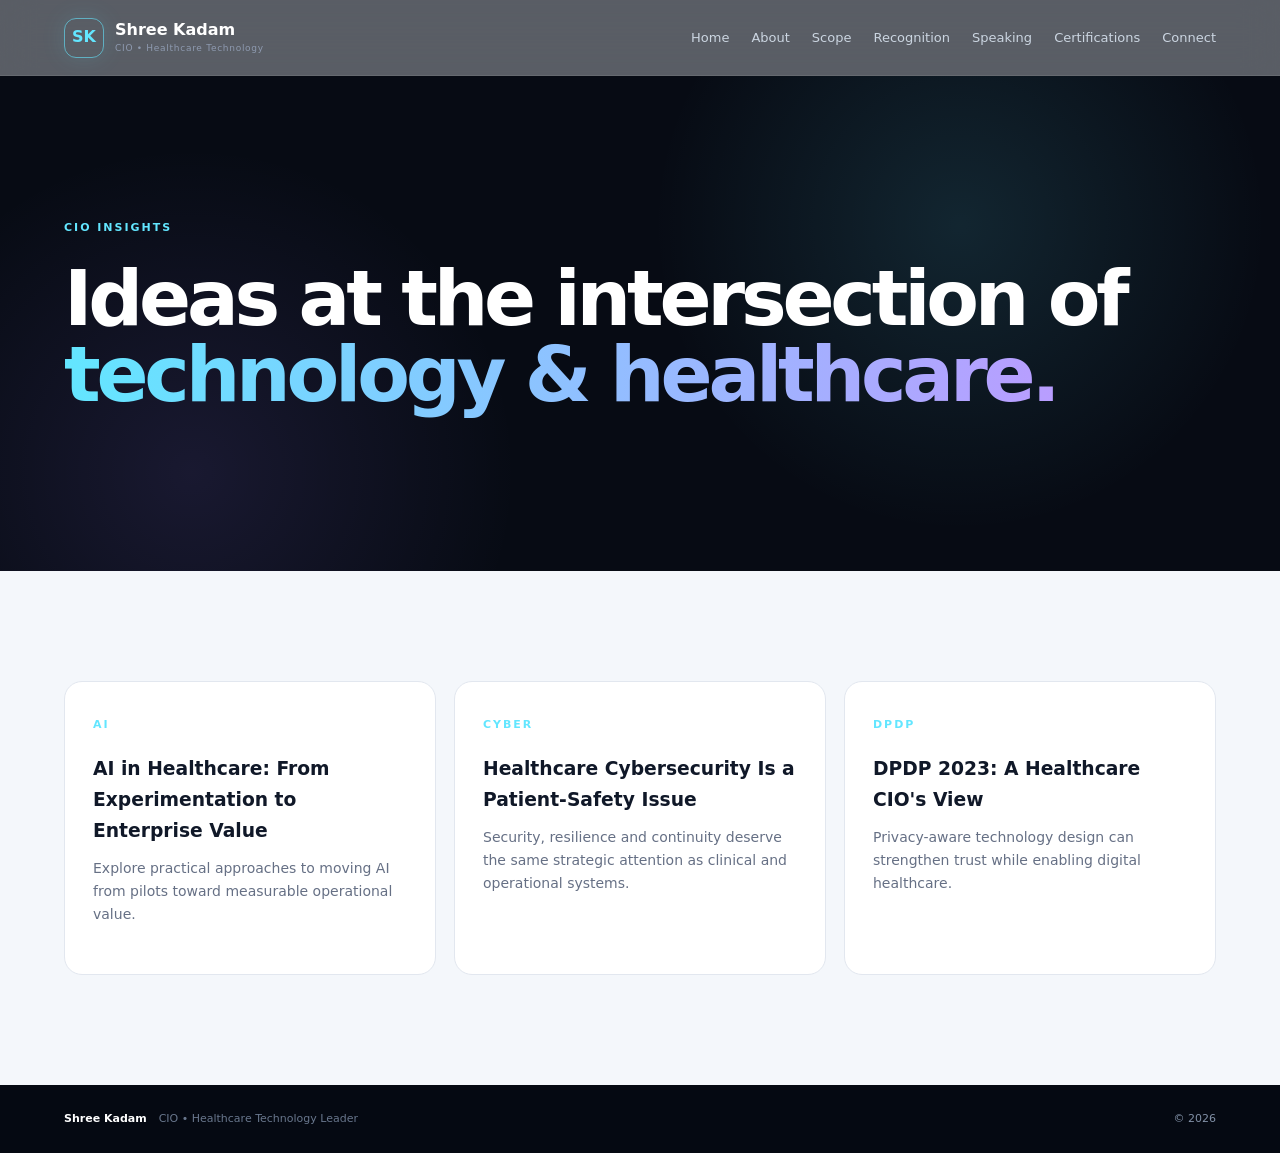
<file: insights.html>
<!doctype html><html lang="en"><head><meta charset="utf-8"><meta name="viewport" content="width=device-width,initial-scale=1"><title>CIO Insights | Shree Kadam</title><link rel="stylesheet" href="css/style.css"></head><body><header class="site-header"><a class="brand" href="index.html"><span class="brand-mark">SK</span><span><strong>Shree Kadam</strong><small>CIO • Healthcare Technology</small></span></a><nav class="nav open"><a href="index.html">Home</a><a href="about.html">About</a><a href="expertise.html">Scope</a><a href="awards.html">Recognition</a><a href="speaking.html">Speaking</a><a href="certifications.html">Certifications</a><a href="contact.html">Connect</a></nav></header><main><section class="hero" style="min-height:55vh"><div class="container hero-copy"><span class="kicker">CIO INSIGHTS</span><h1>Ideas at the intersection of <span>technology & healthcare.</span></h1></div></section><section class="section"><div class="container insight-grid"><article id="ai" class="glass-card"><span class="kicker">AI</span><h3>AI in Healthcare: From Experimentation to Enterprise Value</h3><p>Explore practical approaches to moving AI from pilots toward measurable operational value.</p></article><article id="cyber" class="glass-card"><span class="kicker">CYBER</span><h3>Healthcare Cybersecurity Is a Patient-Safety Issue</h3><p>Security, resilience and continuity deserve the same strategic attention as clinical and operational systems.</p></article><article id="privacy" class="glass-card"><span class="kicker">DPDP</span><h3>DPDP 2023: A Healthcare CIO's View</h3><p>Privacy-aware technology design can strengthen trust while enabling digital healthcare.</p></article></div></section></main><footer><div class="container footer-grid"><div><strong>Shree Kadam</strong><span>CIO • Healthcare Technology Leader</span></div><div>© 2026</div></div></footer><script src="js/main.js"></script></body></html>
</file>
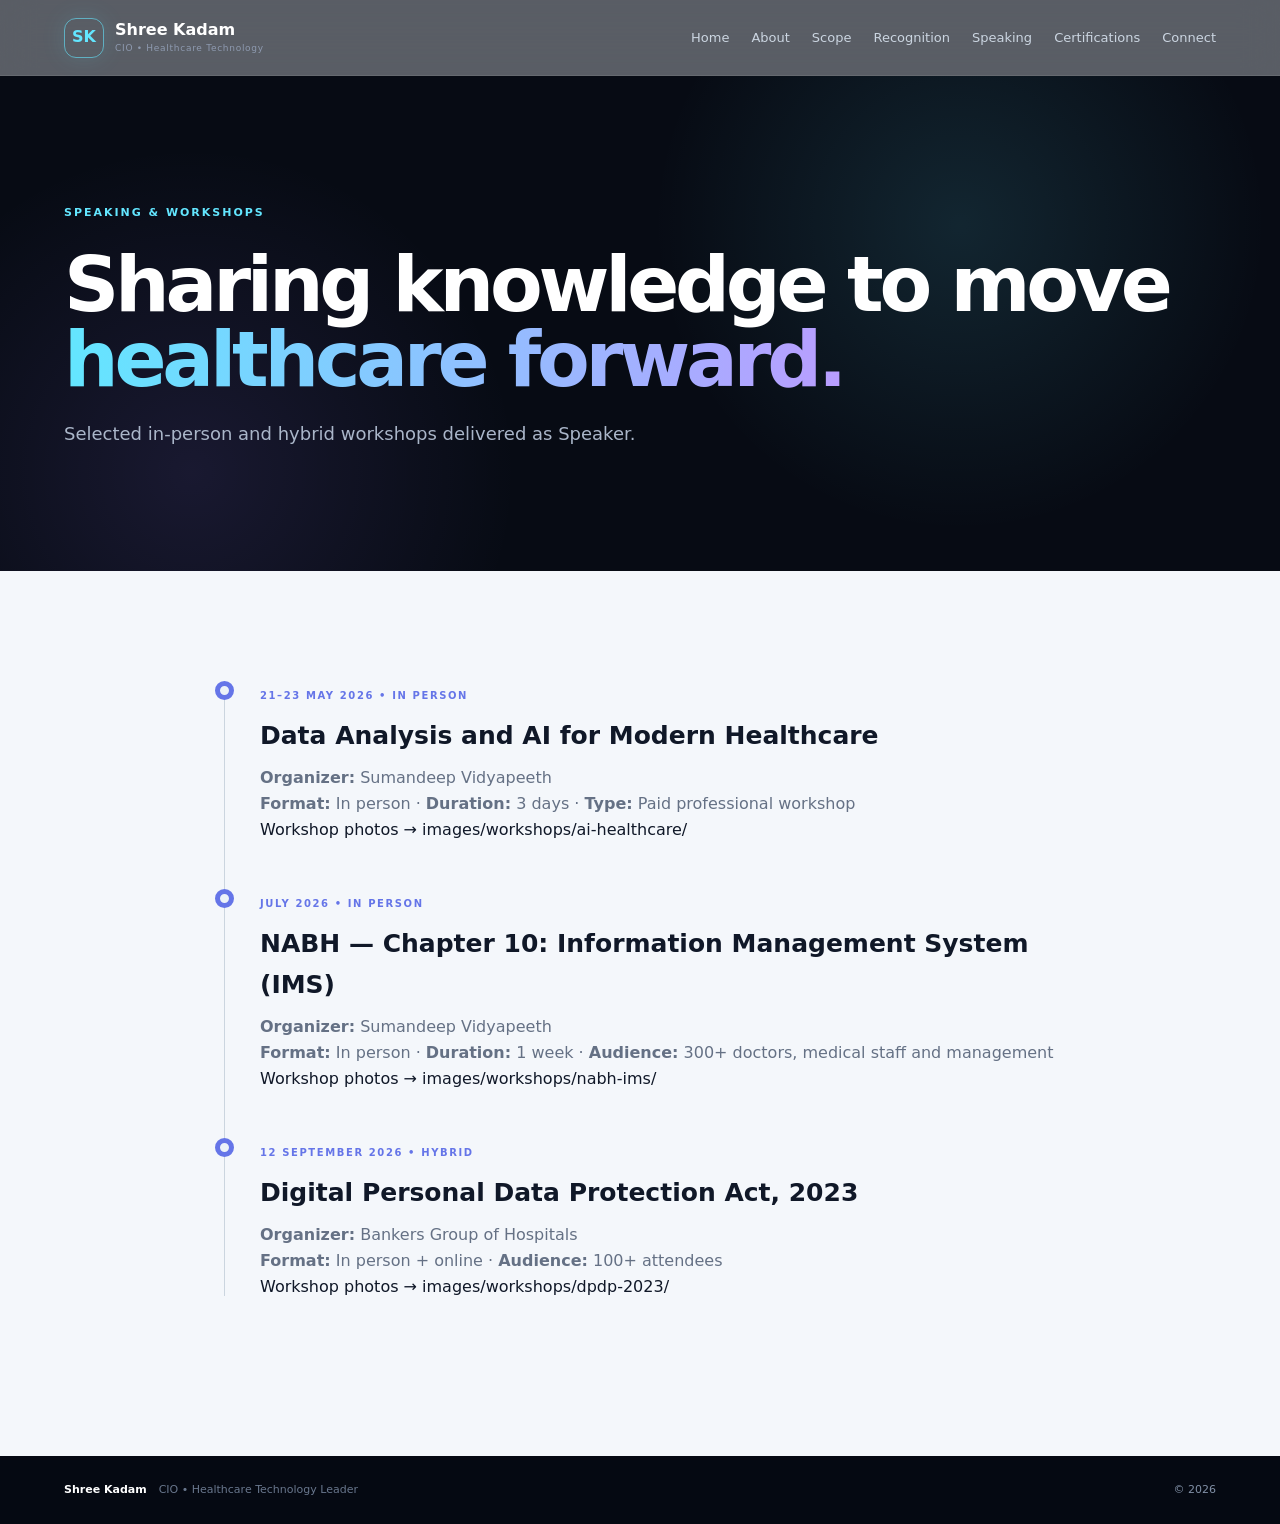
<file: speaking.html>
<!doctype html><html lang="en"><head><meta charset="utf-8"><meta name="viewport" content="width=device-width,initial-scale=1"><title>Speaking & Workshops | Shree Kadam</title><link rel="stylesheet" href="css/style.css"></head><body><header class="site-header"><a class="brand" href="index.html"><span class="brand-mark">SK</span><span><strong>Shree Kadam</strong><small>CIO • Healthcare Technology</small></span></a><nav class="nav open"><a href="index.html">Home</a><a href="about.html">About</a><a href="expertise.html">Scope</a><a href="awards.html">Recognition</a><a href="speaking.html">Speaking</a><a href="certifications.html">Certifications</a><a href="contact.html">Connect</a></nav></header><main><section class="hero" style="min-height:55vh"><div class="container hero-copy"><span class="kicker">SPEAKING & WORKSHOPS</span><h1>Sharing knowledge to move <span>healthcare forward.</span></h1><p class="hero-text">Selected in-person and hybrid workshops delivered as Speaker.</p></div></section><section class="section"><div class="container"><div class="timeline"><article class="timeline-item"><div class="timeline-dot"></div><div><span class="date">21–23 MAY 2026 • IN PERSON</span><h3>Data Analysis and AI for Modern Healthcare</h3><p><strong>Organizer:</strong> Sumandeep Vidyapeeth<br><strong>Format:</strong> In person · <strong>Duration:</strong> 3 days · <strong>Type:</strong> Paid professional workshop</p><div class="media-placeholder">Workshop photos → images/workshops/ai-healthcare/</div></div></article><article class="timeline-item"><div class="timeline-dot"></div><div><span class="date">JULY 2026 • IN PERSON</span><h3>NABH — Chapter 10: Information Management System (IMS)</h3><p><strong>Organizer:</strong> Sumandeep Vidyapeeth<br><strong>Format:</strong> In person · <strong>Duration:</strong> 1 week · <strong>Audience:</strong> 300+ doctors, medical staff and management</p><div class="media-placeholder">Workshop photos → images/workshops/nabh-ims/</div></div></article><article class="timeline-item"><div class="timeline-dot"></div><div><span class="date">12 SEPTEMBER 2026 • HYBRID</span><h3>Digital Personal Data Protection Act, 2023</h3><p><strong>Organizer:</strong> Bankers Group of Hospitals<br><strong>Format:</strong> In person + online · <strong>Audience:</strong> 100+ attendees</p><div class="media-placeholder">Workshop photos → images/workshops/dpdp-2023/</div></div></article></div></div></section></main><footer><div class="container footer-grid"><div><strong>Shree Kadam</strong><span>CIO • Healthcare Technology Leader</span></div><div>© 2026</div></div></footer><script src="js/main.js"></script></body></html>
</file>
<file: css/style.css>
:root{
--bg:#070b14;--bg2:#0d1321;--text:#edf4ff;--muted:#9eabc0;--line:rgba(255,255,255,.10);
--accent:#63e6ff;--accent2:#9b7cff;--card:rgba(255,255,255,.055);--light:#f4f7fb;--dark:#101828;
}
*{box-sizing:border-box;margin:0;padding:0}html{scroll-behavior:smooth}body{font-family:Inter,ui-sans-serif,system-ui,-apple-system,BlinkMacSystemFont,"Segoe UI",sans-serif;background:var(--light);color:var(--dark);line-height:1.65;overflow-x:hidden}a{text-decoration:none;color:inherit}button{font:inherit}
.site-header{position:fixed;top:0;left:0;right:0;z-index:50;height:76px;padding:0 5%;display:flex;align-items:center;justify-content:space-between;background:rgba(7,11,20,.65);backdrop-filter:blur(18px);border-bottom:1px solid rgba(255,255,255,.07);color:white}
.brand{display:flex;align-items:center;gap:11px}.brand-mark{display:grid;place-items:center;width:40px;height:40px;border:1px solid rgba(99,230,255,.6);border-radius:12px;color:var(--accent);font-weight:800;box-shadow:0 0 25px rgba(99,230,255,.12)}.brand span:last-child{display:flex;flex-direction:column;line-height:1.05}.brand small{font-size:9px;color:#8e9ab0;letter-spacing:.08em;margin-top:5px}.nav{display:flex;align-items:center;gap:22px;font-size:13px;color:#cbd5e1}.nav a:hover{color:var(--accent)}.icon-btn,.menu-toggle{background:transparent;color:white;border:1px solid var(--line);border-radius:10px;padding:8px 10px;cursor:pointer}.menu-toggle{display:none}
.container{width:min(1160px,90%);margin:auto}.hero{min-height:100vh;background:radial-gradient(circle at 75% 30%,rgba(99,230,255,.12),transparent 30%),radial-gradient(circle at 15% 80%,rgba(155,124,255,.12),transparent 28%),var(--bg);color:white;position:relative;display:flex;align-items:center;overflow:hidden}.grid-bg{position:absolute;inset:0;opacity:.17;background-image:linear-gradient(rgba(255,255,255,.08) 1px,transparent 1px),linear-gradient(90deg,rgba(255,255,255,.08) 1px,transparent 1px);background-size:60px 60px;mask-image:linear-gradient(to bottom,black,transparent)}.hero-grid{display:grid;grid-template-columns:1.2fr .8fr;gap:70px;align-items:center;position:relative;z-index:2;padding-top:70px}.eyebrow,.kicker,.ai-label{font-size:11px;letter-spacing:.18em;text-transform:uppercase;color:var(--accent);font-weight:700}.pulse{display:inline-block;width:7px;height:7px;border-radius:50%;background:#63e6ff;box-shadow:0 0 0 6px rgba(99,230,255,.1),0 0 18px #63e6ff;margin-right:8px}.hero h1{font-size:clamp(46px,6vw,82px);line-height:.98;letter-spacing:-.055em;margin:22px 0}.hero h1 span{background:linear-gradient(90deg,var(--accent),#b99dff);-webkit-background-clip:text;background-clip:text;color:transparent}.hero-text{max-width:700px;color:#aab6c9;font-size:18px}.hero-actions{display:flex;gap:12px;margin:32px 0 20px;flex-wrap:wrap}.btn{display:inline-flex;align-items:center;justify-content:center;padding:12px 18px;border-radius:11px;font-weight:750;border:1px solid var(--line);transition:.25s}.btn-primary{background:linear-gradient(90deg,var(--accent),#8defff);color:#06101b;border:none}.btn-primary:hover{transform:translateY(-2px);box-shadow:0 12px 35px rgba(99,230,255,.18)}.btn-ghost{color:white;background:rgba(255,255,255,.04)}.btn-ghost:hover{background:rgba(255,255,255,.09)}.micro-links{display:flex;gap:10px;font-size:12px;color:#8290a6}.micro-links a:hover{color:var(--accent)}
.hero-panel{min-height:440px;border:1px solid var(--line);background:linear-gradient(145deg,rgba(255,255,255,.07),rgba(255,255,255,.02));border-radius:28px;padding:30px;display:flex;flex-direction:column;justify-content:space-between;box-shadow:0 30px 100px rgba(0,0,0,.25)}.profile-orbit{height:330px;display:grid;place-items:center;position:relative}.orbit{position:absolute;border:1px solid rgba(99,230,255,.25);border-radius:50%;animation:spin 14s linear infinite}.orbit-a{width:260px;height:260px}.orbit-b{width:340px;height:340px;border-color:rgba(155,124,255,.18);animation-direction:reverse;animation-duration:22s}.profile-core{text-align:center;position:relative;z-index:2}.avatar-placeholder{width:150px;height:150px;border-radius:50%;display:grid;place-items:center;font-size:44px;font-weight:900;background:radial-gradient(circle at 35% 25%,#20364a,#0a101b 65%);border:1px solid rgba(99,230,255,.4);box-shadow:0 0 70px rgba(99,230,255,.12);color:white}.profile-core span{display:inline-block;margin-top:15px;padding:5px 12px;border:1px solid rgba(99,230,255,.3);border-radius:999px;color:var(--accent);font-size:10px;letter-spacing:.18em}.hero-panel-bottom{border-top:1px solid var(--line);padding-top:18px;display:flex;justify-content:space-between;font-size:12px;color:#8390a4}.hero-panel-bottom strong{color:white}.scroll-cue{position:absolute;bottom:28px;left:5%;font-size:9px;letter-spacing:.2em;color:#66748b}
.stats-strip{background:#0a101c;color:white;border-top:1px solid var(--line);border-bottom:1px solid var(--line)}.stats-grid{display:grid;grid-template-columns:repeat(4,1fr)}.stats-grid>div{padding:28px 20px;border-right:1px solid var(--line)}.stats-grid>div:last-child{border:0}.stats-grid strong{display:block;font-size:35px;color:var(--accent);line-height:1}.stats-grid span{display:block;color:#8996aa;font-size:12px;margin-top:8px}
.section{padding:110px 0}.section-dark{background:var(--bg);color:white}.section-soft{background:#edf3f8}.two-col{display:grid;grid-template-columns:.8fr 1.2fr;gap:80px}.section-heading h2{font-size:clamp(32px,4vw,54px);line-height:1.05;letter-spacing:-.04em;margin-top:15px}.section-heading.centered{text-align:center;max-width:800px;margin:0 auto 55px}.section-heading.centered p{color:var(--muted);margin-top:12px}.lead{font-size:25px;line-height:1.35;margin-bottom:20px}.two-col p:not(.lead){color:#667085}.tag-row{display:flex;gap:8px;flex-wrap:wrap;margin-top:25px}.tag-row span{font-size:11px;border:1px solid #dce2ea;border-radius:999px;padding:6px 10px;color:#536176}
.scope-grid{display:grid;grid-template-columns:repeat(3,1fr);gap:15px}.scope-card{padding:28px;border:1px solid var(--line);border-radius:18px;background:linear-gradient(145deg,rgba(255,255,255,.055),rgba(255,255,255,.015));transition:.3s;position:relative;overflow:hidden}.scope-card:hover{transform:translateY(-6px);border-color:rgba(99,230,255,.35);box-shadow:0 20px 50px rgba(0,0,0,.25)}.scope-card b{color:#5d6a80;font-size:11px}.scope-card h3{margin:35px 0 8px;font-size:20px}.scope-card p{color:#8996aa;font-size:14px}
.cards-3,.insight-grid{display:grid;grid-template-columns:repeat(3,1fr);gap:18px}.glass-card{border:1px solid #e2e7ef;border-radius:18px;padding:28px;background:white;transition:.3s}.glass-card:hover{transform:translateY(-5px);box-shadow:0 18px 45px rgba(22,36,56,.08)}.card-icon{font-size:27px}.glass-card h3{margin:18px 0 10px}.glass-card p{color:#667085;font-size:14px;margin-bottom:20px}.glass-card a{font-size:12px;font-weight:750;color:#5464db}
.timeline{max-width:850px;margin:auto;position:relative}.timeline:before{content:"";position:absolute;left:9px;top:5px;bottom:5px;width:1px;background:#cbd5df}.timeline-item{display:grid;grid-template-columns:20px 1fr;gap:25px;margin-bottom:45px;position:relative}.timeline-dot{width:19px;height:19px;border-radius:50%;background:#edf3f8;border:5px solid #6575e8;z-index:2}.timeline-item .date{font-size:10px;letter-spacing:.16em;color:#6575e8;font-weight:800}.timeline-item h3{font-size:25px;margin:8px 0}.timeline-item p{color:#657185}.timeline-item a{display:inline-block;margin-top:12px;font-size:12px;font-weight:800;color:#4f5bd5}
.privacy-banner{display:flex;justify-content:space-between;align-items:center;gap:30px;padding:35px;border-radius:22px;background:linear-gradient(110deg,#0b1423,#16263b);color:white}.privacy-banner h2{margin:10px 0}.privacy-banner p{color:#aeb9ca;max-width:780px}
.insight-grid{grid-template-columns:repeat(3,1fr)}.insight-card{padding:28px;border:1px solid var(--line);border-radius:18px;background:rgba(255,255,255,.035);transition:.3s}.insight-card:hover{transform:translateY(-5px);border-color:rgba(99,230,255,.35)}.insight-card span{font-size:10px;color:var(--accent);letter-spacing:.16em;font-weight:800}.insight-card h3{font-size:21px;margin:20px 0 10px}.insight-card p{color:#8996aa;font-size:14px}
.contact-section{background:linear-gradient(180deg,#f5f8fb,#e9f0f6)}.contact-grid{display:grid;grid-template-columns:1fr 1fr;gap:70px;align-items:center}.contact-grid h2{font-size:clamp(35px,4vw,58px);line-height:1.03;margin:15px 0}.contact-grid p{color:#667085}.connect-options{display:flex;flex-wrap:wrap;gap:8px;margin-top:25px}.connect-options button{border:1px solid #d9e0e8;background:white;border-radius:999px;padding:9px 13px;cursor:pointer}.connect-options button:hover{border-color:#6575e8;color:#4f5bd5}.connect-card{padding:32px;border-radius:22px;background:#0a101c;color:white;box-shadow:0 30px 80px rgba(12,24,40,.2)}.connect-card h3{font-size:28px;margin:18px 0 10px}.connect-card p{color:#94a2b8}.contact-actions{display:grid;grid-template-columns:1fr 1fr;gap:9px;margin-top:25px}.contact-actions a,.contact-actions button{border:1px solid var(--line);background:rgba(255,255,255,.04);color:white;border-radius:10px;padding:11px;text-align:center;cursor:pointer}.contact-actions a:hover,.contact-actions button:hover{border-color:rgba(99,230,255,.4);color:var(--accent)}
footer{background:#050912;color:#8190a6;padding:25px 0;font-size:11px}.footer-grid{display:flex;justify-content:space-between;gap:20px}.footer-grid div:first-child{display:flex;gap:12px}.footer-grid strong{color:white}.footer-grid span{color:#69778d}
.reveal{opacity:0;transform:translateY(20px);transition:opacity .7s ease,transform .7s ease}.reveal.visible{opacity:1;transform:none}.delay-1{transition-delay:.15s}.cursor-glow{position:fixed;width:220px;height:220px;border-radius:50%;pointer-events:none;background:radial-gradient(circle,rgba(99,230,255,.07),transparent 65%);transform:translate(-50%,-50%);z-index:0}.site-header,.hero>*{position:relative}
@keyframes spin{to{transform:rotate(360deg)}}
body.light-mode{--bg:#f6f8fb;--bg2:white;--text:#101828;--muted:#667085;--line:rgba(16,24,40,.12);--card:white}.light-mode .site-header{background:rgba(255,255,255,.8);color:#101828}.light-mode .nav,.light-mode .icon-btn{color:#101828}.light-mode .hero{color:#101828}.light-mode .hero-text{color:#667085}.light-mode .btn-ghost{color:#101828}.light-mode .brand-mark{color:#4f5bd5}.light-mode .hero-panel{background:white}.light-mode .hero-panel-bottom strong{color:#101828}
@media(max-width:900px){.nav{display:none}.nav.open{display:flex;position:absolute;top:76px;left:0;right:0;background:#080d17;padding:18px 5%;flex-direction:column;align-items:flex-start}.menu-toggle{display:block}.hero-grid,.two-col,.contact-grid{grid-template-columns:1fr;gap:40px}.hero-panel{min-height:360px}.scope-grid,.cards-3,.insight-grid{grid-template-columns:1fr 1fr}.stats-grid{grid-template-columns:1fr 1fr}.stats-grid>div{border-bottom:1px solid var(--line)}.privacy-banner{flex-direction:column;align-items:flex-start}}
@media(max-width:560px){.scope-grid,.cards-3,.insight-grid{grid-template-columns:1fr}.hero h1{font-size:48px}.hero-panel{display:none}.section{padding:80px 0}.contact-actions{grid-template-columns:1fr}.footer-grid{flex-direction:column}.stats-grid strong{font-size:29px}}

@import url('media.css');
</file>
